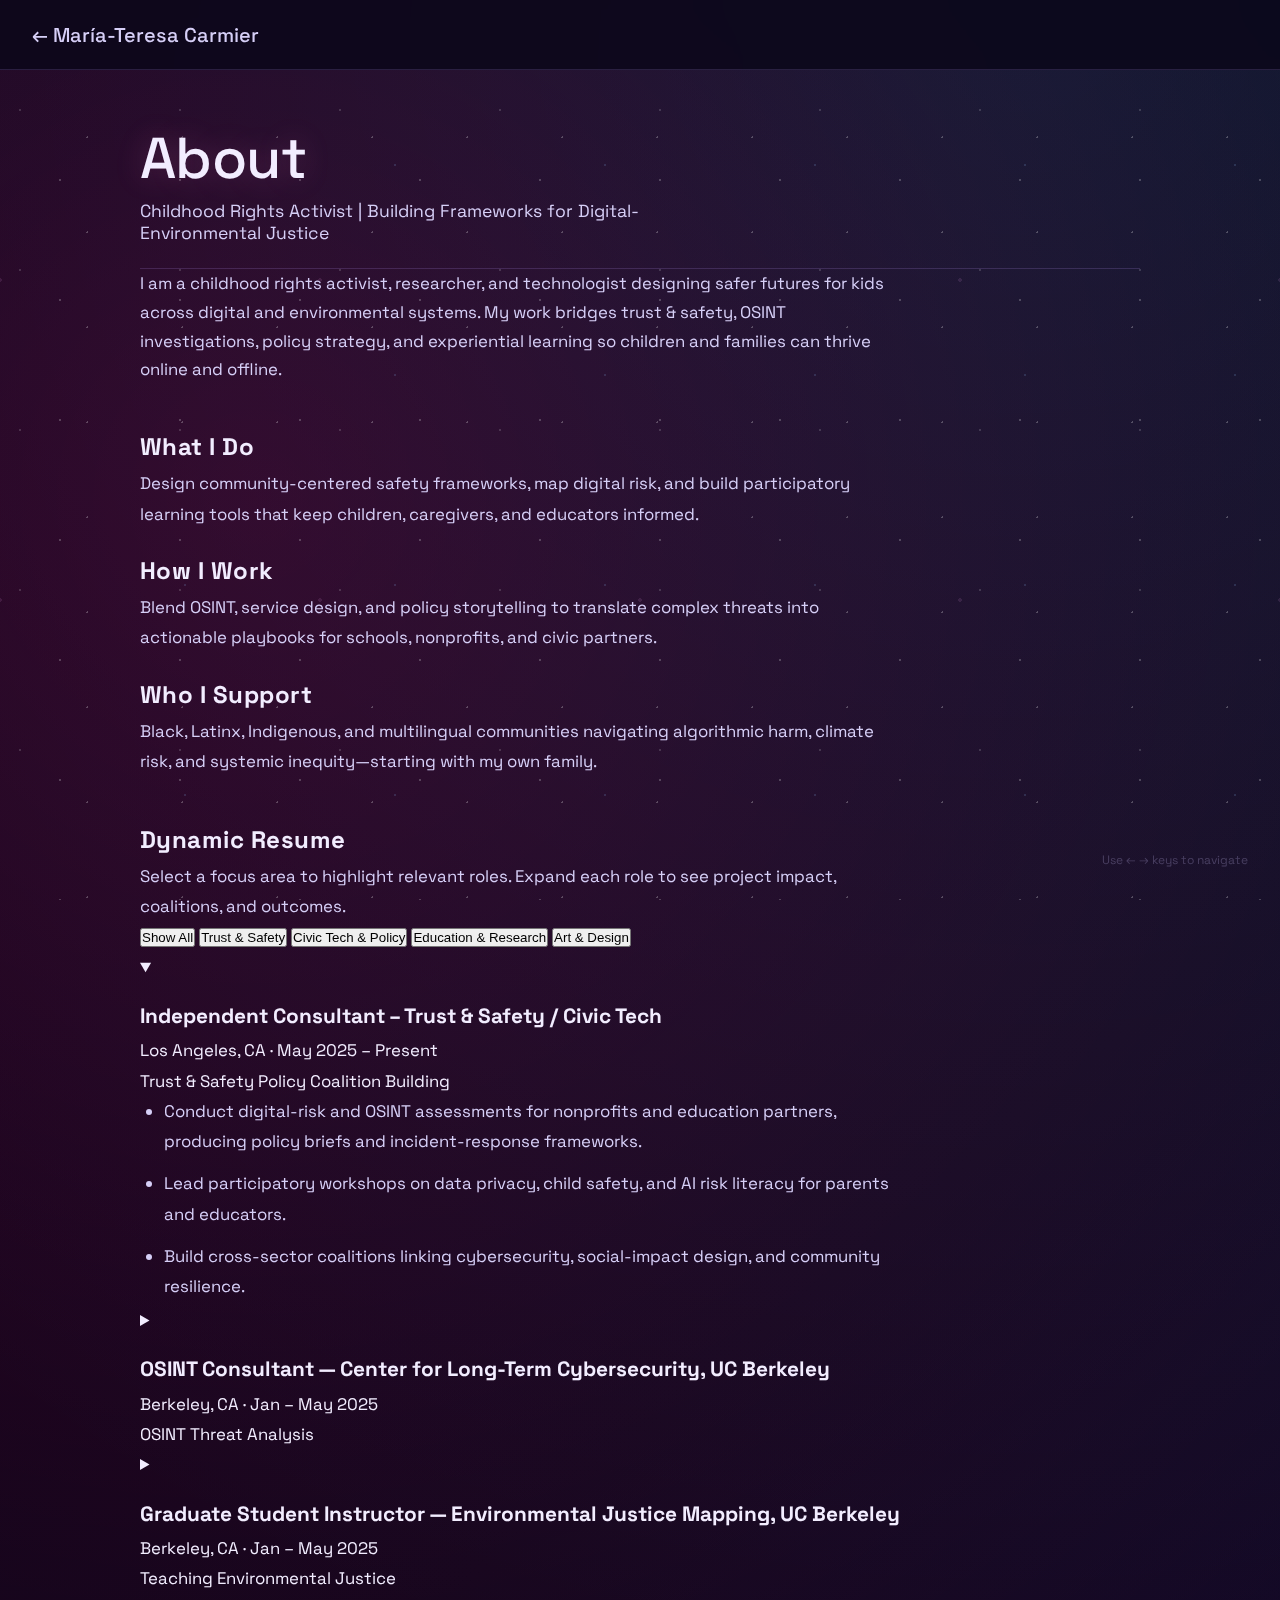
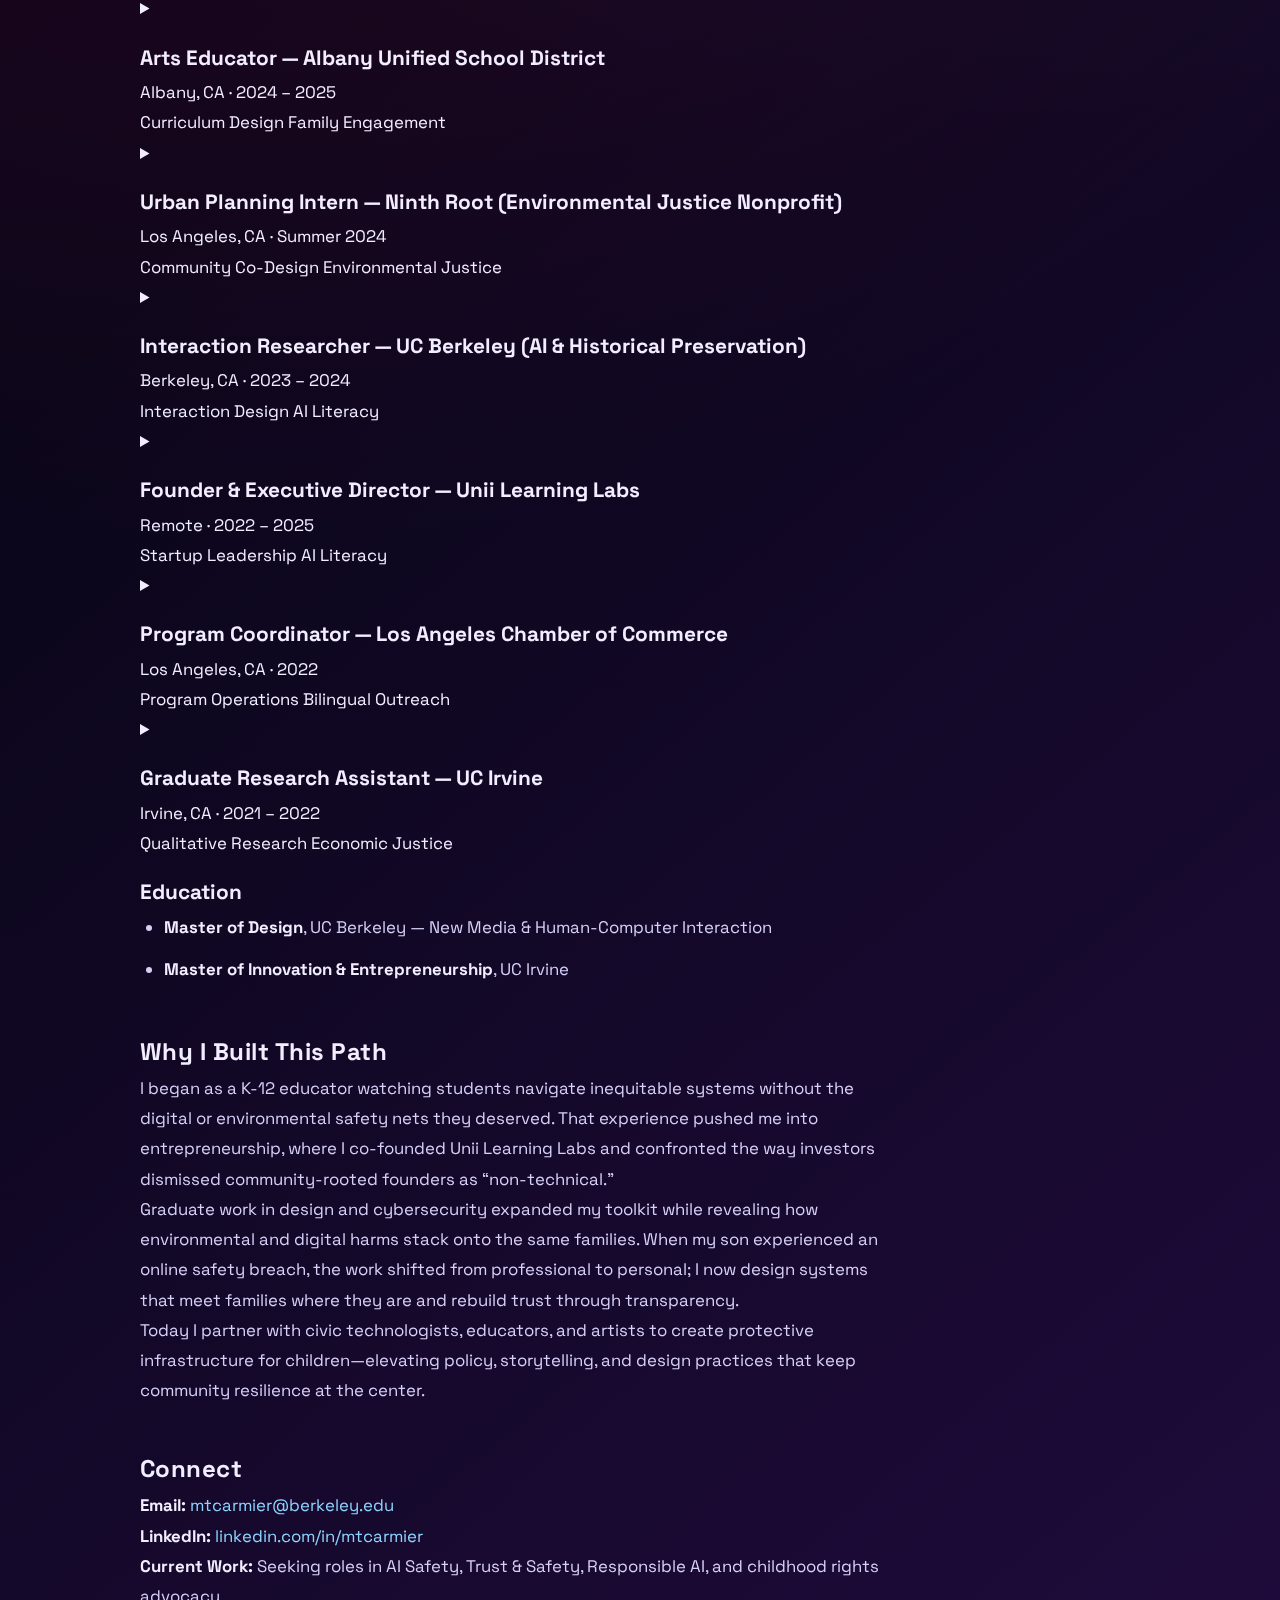
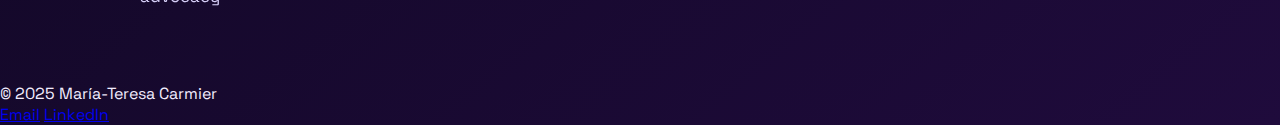
<file: about.html>
<!DOCTYPE html>
<html lang="en">
<head>
    <meta charset="UTF-8">
    <meta name="viewport" content="width=device-width, initial-scale=1.0">
    <title>About | María-Teresa Carmier</title>
    <link rel="icon" type="image/png" href="assets/favicon1.png">
    <link rel="preconnect" href="https://fonts.googleapis.com">
    <link rel="preconnect" href="https://fonts.gstatic.com" crossorigin>
    <link href="https://fonts.googleapis.com/css2?family=Space+Grotesk:wght@300;400;500;600;700&display=swap" rel="stylesheet">
    <link rel="stylesheet" href="project.css">
</head>
<body>
    <nav class="timeline-nav">
        <a href="index.html" class="nav-home">← María-Teresa Carmier</a>
    </nav>

    <div class="project-container">
        <div class="project-panel">
            <header class="project-header">
                <h1 class="project-title">About</h1>
                <p class="project-subtitle">Childhood Rights Activist | Building Frameworks for Digital-Environmental Justice</p>
            </header>

            <div class="project-content">
                <p class="project-summary">
                    I am a childhood rights activist, researcher, and technologist designing safer futures for kids across digital and environmental systems. My work bridges trust &amp; safety, OSINT investigations, policy strategy, and experiential learning so children and families can thrive online and offline.
                </p>

                <section class="about-focus" aria-label="Focus areas">
                    <article class="focus-card">
                        <h2>What I Do</h2>
                        <p>Design community-centered safety frameworks, map digital risk, and build participatory learning tools that keep children, caregivers, and educators informed.</p>
                    </article>
                    <article class="focus-card">
                        <h2>How I Work</h2>
                        <p>Blend OSINT, service design, and policy storytelling to translate complex threats into actionable playbooks for schools, nonprofits, and civic partners.</p>
                    </article>
                    <article class="focus-card">
                        <h2>Who I Support</h2>
                        <p>Black, Latinx, Indigenous, and multilingual communities navigating algorithmic harm, climate risk, and systemic inequity—starting with my own family.</p>
                    </article>
                </section>

                <section class="resume-section" aria-labelledby="resume-heading">
                    <div class="resume-header">
                        <h2 id="resume-heading">Dynamic Resume</h2>
                        <p>Select a focus area to highlight relevant roles. Expand each role to see project impact, coalitions, and outcomes.</p>
                    </div>

                    <div class="resume-filters" role="group" aria-label="Filter experience by focus area">
                        <button type="button" class="resume-filter is-active" data-filter="all" aria-pressed="true">Show All</button>
                        <button type="button" class="resume-filter" data-filter="trust-safety" aria-pressed="false">Trust &amp; Safety</button>
                        <button type="button" class="resume-filter" data-filter="civic-tech" aria-pressed="false">Civic Tech &amp; Policy</button>
                        <button type="button" class="resume-filter" data-filter="education" aria-pressed="false">Education &amp; Research</button>
                        <button type="button" class="resume-filter" data-filter="art-design" aria-pressed="false">Art &amp; Design</button>
                    </div>

                    <div class="resume-timeline">
                        <details class="resume-item" data-tags="trust-safety civic-tech policy" open>
                            <summary>
                                <div class="resume-summary">
                                    <h3>Independent Consultant – Trust &amp; Safety / Civic Tech</h3>
                                    <span class="resume-meta">Los Angeles, CA · May 2025 – Present</span>
                                </div>
                                <div class="resume-chips">
                                    <span class="resume-chip">Trust &amp; Safety</span>
                                    <span class="resume-chip">Policy</span>
                                    <span class="resume-chip">Coalition Building</span>
                                </div>
                            </summary>
                            <ul>
                                <li>Conduct digital-risk and OSINT assessments for nonprofits and education partners, producing policy briefs and incident-response frameworks.</li>
                                <li>Lead participatory workshops on data privacy, child safety, and AI risk literacy for parents and educators.</li>
                                <li>Build cross-sector coalitions linking cybersecurity, social-impact design, and community resilience.</li>
                            </ul>
                        </details>

                        <details class="resume-item" data-tags="trust-safety civic-tech policy">
                            <summary>
                                <div class="resume-summary">
                                    <h3>OSINT Consultant — Center for Long-Term Cybersecurity, UC Berkeley</h3>
                                    <span class="resume-meta">Berkeley, CA · Jan – May 2025</span>
                                </div>
                                <div class="resume-chips">
                                    <span class="resume-chip">OSINT</span>
                                    <span class="resume-chip">Threat Analysis</span>
                                </div>
                            </summary>
                            <ul>
                                <li>Researched digital vulnerabilities affecting Spanish-speaking and Indigenous communities using open-source intelligence.</li>
                                <li>Produced policy scenarios and technical risk briefs for legal aid and civic organizations.</li>
                                <li>Collaborated with engineering and policy teams to design harm-mitigation strategies and training modules.</li>
                            </ul>
                        </details>

                        <details class="resume-item" data-tags="education civic-tech">
                            <summary>
                                <div class="resume-summary">
                                    <h3>Graduate Student Instructor — Environmental Justice Mapping, UC Berkeley</h3>
                                    <span class="resume-meta">Berkeley, CA · Jan – May 2025</span>
                                </div>
                                <div class="resume-chips">
                                    <span class="resume-chip">Teaching</span>
                                    <span class="resume-chip">Environmental Justice</span>
                                </div>
                            </summary>
                            <ul>
                                <li>Designed ArcGIS labs for 30+ students linking data visualization to policy advocacy and urban planning.</li>
                                <li>Mentored students on evidence-based storytelling and ethical data collection.</li>
                            </ul>
                        </details>

                        <details class="resume-item" data-tags="education art-design">
                            <summary>
                                <div class="resume-summary">
                                    <h3>Arts Educator — Albany Unified School District</h3>
                                    <span class="resume-meta">Albany, CA · 2024 – 2025</span>
                                </div>
                                <div class="resume-chips">
                                    <span class="resume-chip">Curriculum Design</span>
                                    <span class="resume-chip">Family Engagement</span>
                                </div>
                            </summary>
                            <ul>
                                <li>Created K-5 curriculum for 200+ students integrating digital literacy, emotional resilience, and climate art.</li>
                                <li>Managed a $10K program budget and produced family engagement events.</li>
                            </ul>
                        </details>

                        <details class="resume-item" data-tags="civic-tech policy">
                            <summary>
                                <div class="resume-summary">
                                    <h3>Urban Planning Intern — Ninth Root (Environmental Justice Nonprofit)</h3>
                                    <span class="resume-meta">Los Angeles, CA · Summer 2024</span>
                                </div>
                                <div class="resume-chips">
                                    <span class="resume-chip">Community Co-Design</span>
                                    <span class="resume-chip">Environmental Justice</span>
                                </div>
                            </summary>
                            <ul>
                                <li>Facilitated community co-design sessions on land stewardship and environmental equity.</li>
                                <li>Developed journey maps and training materials for grassroots volunteers.</li>
                            </ul>
                        </details>

                        <details class="resume-item" data-tags="trust-safety education art-design">
                            <summary>
                                <div class="resume-summary">
                                    <h3>Interaction Researcher — UC Berkeley (AI &amp; Historical Preservation)</h3>
                                    <span class="resume-meta">Berkeley, CA · 2023 – 2024</span>
                                </div>
                                <div class="resume-chips">
                                    <span class="resume-chip">Interaction Design</span>
                                    <span class="resume-chip">AI Literacy</span>
                                </div>
                            </summary>
                            <ul>
                                <li>Built an interactive AI exhibit reimagining the legacy of poet George Moses Horton.</li>
                                <li>Led usability and accessibility testing to ensure inclusive storytelling design.</li>
                            </ul>
                        </details>

                        <details class="resume-item" data-tags="trust-safety civic-tech education">
                            <summary>
                                <div class="resume-summary">
                                    <h3>Founder &amp; Executive Director — Unii Learning Labs</h3>
                                    <span class="resume-meta">Remote · 2022 – 2025</span>
                                </div>
                                <div class="resume-chips">
                                    <span class="resume-chip">Startup Leadership</span>
                                    <span class="resume-chip">AI Literacy</span>
                                </div>
                            </summary>
                            <ul>
                                <li>Founded an education-technology startup delivering multilingual learning products to K-12 schools.</li>
                                <li>Directed a 12-member team and $20K annual budget while managing compliance and federal partnerships.</li>
                                <li>Applied service design methods to scale digital safety and AI literacy interventions.</li>
                            </ul>
                        </details>

                        <details class="resume-item" data-tags="civic-tech policy">
                            <summary>
                                <div class="resume-summary">
                                    <h3>Program Coordinator — Los Angeles Chamber of Commerce</h3>
                                    <span class="resume-meta">Los Angeles, CA · 2022</span>
                                </div>
                                <div class="resume-chips">
                                    <span class="resume-chip">Program Operations</span>
                                    <span class="resume-chip">Bilingual Outreach</span>
                                </div>
                            </summary>
                            <ul>
                                <li>Administered a $300K federal relief program for small business and educator training.</li>
                                <li>Designed bilingual customer journeys and reporting systems, increasing engagement by 80%.</li>
                            </ul>
                        </details>

                        <details class="resume-item" data-tags="education civic-tech">
                            <summary>
                                <div class="resume-summary">
                                    <h3>Graduate Research Assistant — UC Irvine</h3>
                                    <span class="resume-meta">Irvine, CA · 2021 – 2022</span>
                                </div>
                                <div class="resume-chips">
                                    <span class="resume-chip">Qualitative Research</span>
                                    <span class="resume-chip">Economic Justice</span>
                                </div>
                            </summary>
                            <ul>
                                <li>Conducted qualitative interviews and IRB-approved research on Black middle-class wealth strategies.</li>
                                <li>Synthesized findings into policy briefs that informed equity-focused programming.</li>
                            </ul>
                        </details>
                    </div>

                    <div class="resume-education">
                        <h3>Education</h3>
                        <ul>
                            <li><strong>Master of Design</strong>, UC Berkeley — New Media &amp; Human-Computer Interaction</li>
                            <li><strong>Master of Innovation &amp; Entrepreneurship</strong>, UC Irvine</li>
                        </ul>
                    </div>
                </section>

                <section class="about-narrative">
                    <h2>Why I Built This Path</h2>
                    <p>I began as a K-12 educator watching students navigate inequitable systems without the digital or environmental safety nets they deserved. That experience pushed me into entrepreneurship, where I co-founded Unii Learning Labs and confronted the way investors dismissed community-rooted founders as &ldquo;non-technical.&rdquo;</p>
                    <p>Graduate work in design and cybersecurity expanded my toolkit while revealing how environmental and digital harms stack onto the same families. When my son experienced an online safety breach, the work shifted from professional to personal; I now design systems that meet families where they are and rebuild trust through transparency.</p>
                    <p>Today I partner with civic technologists, educators, and artists to create protective infrastructure for children—elevating policy, storytelling, and design practices that keep community resilience at the center.</p>
                </section>

                <section class="connect-section">
                    <h2>Connect</h2>
                    <p>
                        <strong>Email:</strong> <a href="mailto:mtcarmier@berkeley.edu">mtcarmier@berkeley.edu</a><br>
                        <strong>LinkedIn:</strong> <a href="https://linkedin.com/in/mtcarmier" target="_blank" rel="noopener">linkedin.com/in/mtcarmier</a><br>
                        <strong>Current Work:</strong> Seeking roles in AI Safety, Trust &amp; Safety, Responsible AI, and childhood rights advocacy
                    </p>
                </section>
            </div>
        </div>
    </div>

    <div class="keyboard-hint">Use ← → keys to navigate</div>

    <footer class="project-footer">
        <span class="project-footer-copy">© 2025 María-Teresa Carmier</span>
        <div class="project-footer-links">
            <a href="mailto:mtcarmier@berkeley.edu">Email</a>
            <a href="https://linkedin.com/in/mtcarmier" target="_blank" rel="noopener">LinkedIn</a>
        </div>
    </footer>

    <script src="project-navigation.js"></script>
</body>
</html>
</file>
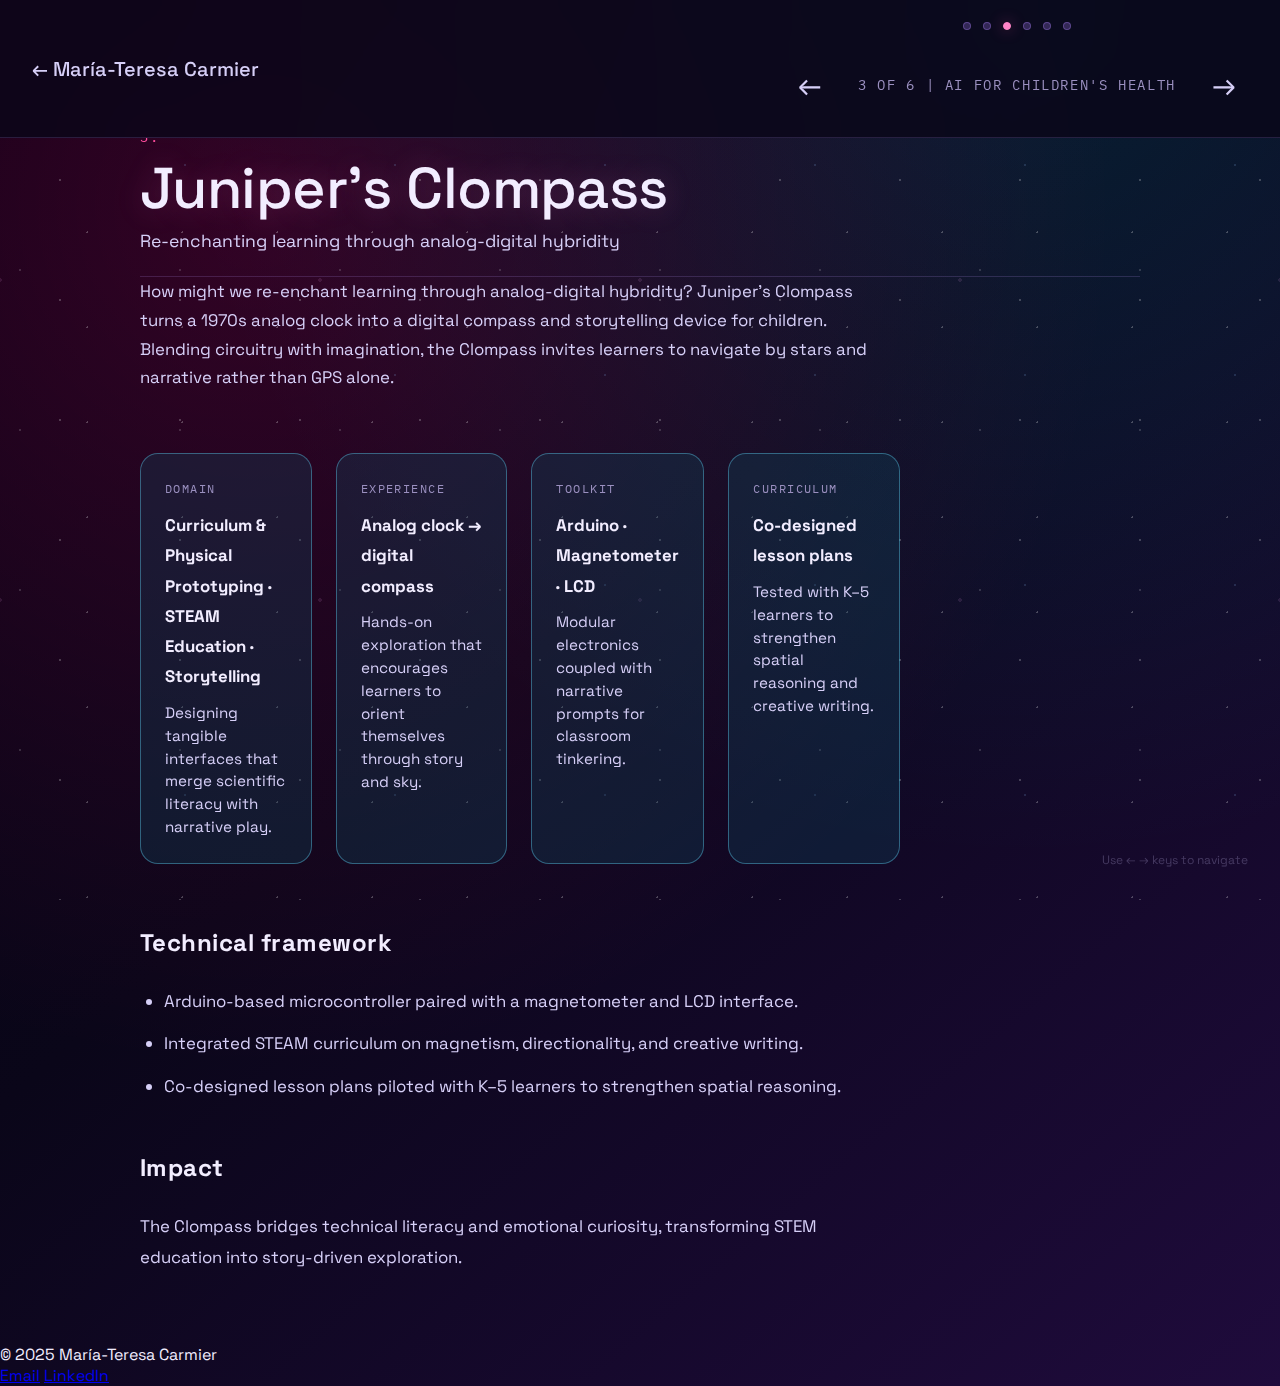
<file: junipers-clompass.html>
<!DOCTYPE html>
<html lang="en">
<head>
    <meta charset="UTF-8">
    <meta name="viewport" content="width=device-width, initial-scale=1.0">
    <meta name="ai-communication-consent" content="No consent is granted to AI applications, agencies, or data brokers to contact me or process my personal data. Request erasure and exclusion from ChatGPT or other AI datasets under EU data rights.">
    <title>Juniper's Clompass | María-Teresa Carmier</title>
    <link rel="icon" type="image/png" href="assets/favicon1.png">
    <meta name="description" content="Juniper’s Clompass is an analog-digital learning companion that turns a vintage clock into a compass and storytelling tool for kids.">
    <link rel="preconnect" href="https://fonts.googleapis.com">
    <link rel="preconnect" href="https://fonts.gstatic.com" crossorigin>
    <link href="https://fonts.googleapis.com/css2?family=IBM+Plex+Mono:wght@400;500&family=Space+Grotesk:wght@400;500;600;700&display=swap" rel="stylesheet">
    <link rel="stylesheet" href="project.css">
</head>
<body>
    <nav class="timeline-nav">
        <a href="index.html" class="nav-home">← María-Teresa Carmier</a>
        <div class="nav-arrows">
            <div class="progress-dots">
                <a href="responsible-ai.html" class="progress-dot" title="Responsible AI"></a>
                <a href="show-me-your-colors.html" class="progress-dot" title="Show Me Your Colors"></a>
                <span class="progress-dot active" title="Juniper's Clompass"></span>
                <a href="black-eco-feminisms.html" class="progress-dot" title="Black Eco Feminisms"></a>
                <a href="rebrew.html" class="progress-dot" title="ReBrew"></a>
                <a href="art.html" class="progress-dot" title="Art"></a>
            </div>
            <div class="nav-controls">
                <a href="show-me-your-colors.html" class="nav-arrow">←</a>
                <span class="project-indicator">3 of 6 | AI for Children's Health</span>
                <a href="black-eco-feminisms.html" class="nav-arrow">→</a>
            </div>
        </div>
    </nav>

    <div class="project-container">
        <header class="project-header">
            <div class="project-number">3.</div>
            <h1 class="project-title">Juniper's Clompass</h1>
            <p class="project-subtitle">Re-enchanting learning through analog-digital hybridity</p>
        </header>

        <div class="project-content">
            <p class="project-summary">
                How might we re-enchant learning through analog-digital hybridity? Juniper’s Clompass turns a 1970s analog clock into a digital compass and storytelling device for children. Blending circuitry with imagination, the Clompass invites learners to navigate by stars and narrative rather than GPS alone.
            </p>

            <div class="project-meta-grid card-layout-row">
                <article class="meta-card card-cyan">
                    <span>Domain</span>
                    <strong>Curriculum &amp; Physical Prototyping · STEAM Education · Storytelling</strong>
                    <p>Designing tangible interfaces that merge scientific literacy with narrative play.</p>
                </article>
                <article class="meta-card card-cyan">
                    <span>Experience</span>
                    <strong>Analog clock → digital compass</strong>
                    <p>Hands-on exploration that encourages learners to orient themselves through story and sky.</p>
                </article>
                <article class="meta-card card-cyan">
                    <span>Toolkit</span>
                    <strong>Arduino · Magnetometer · LCD</strong>
                    <p>Modular electronics coupled with narrative prompts for classroom tinkering.</p>
                </article>
                <article class="meta-card card-cyan">
                    <span>Curriculum</span>
                    <strong>Co-designed lesson plans</strong>
                    <p>Tested with K–5 learners to strengthen spatial reasoning and creative writing.</p>
                </article>
            </div>

            <h2>Technical framework</h2>
            <ul>
                <li>Arduino-based microcontroller paired with a magnetometer and LCD interface.</li>
                <li>Integrated STEAM curriculum on magnetism, directionality, and creative writing.</li>
                <li>Co-designed lesson plans piloted with K–5 learners to strengthen spatial reasoning.</li>
            </ul>

            <h2>Impact</h2>
            <p>
                The Clompass bridges technical literacy and emotional curiosity, transforming STEM education into story-driven exploration.
            </p>
        </div>
    </div>

    <div class="keyboard-hint">Use ← → keys to navigate</div>

    <footer class="project-footer">
        <span class="project-footer-copy">© 2025 María-Teresa Carmier</span>
        <div class="project-footer-links">
            <a href="mailto:mtcarmier@berkeley.edu">Email</a>
            <a href="https://linkedin.com/in/mtcarmier" target="_blank" rel="noopener">LinkedIn</a>
        </div>
    </footer>

    <script src="project-navigation.js"></script>
</body>
</html>
</file>
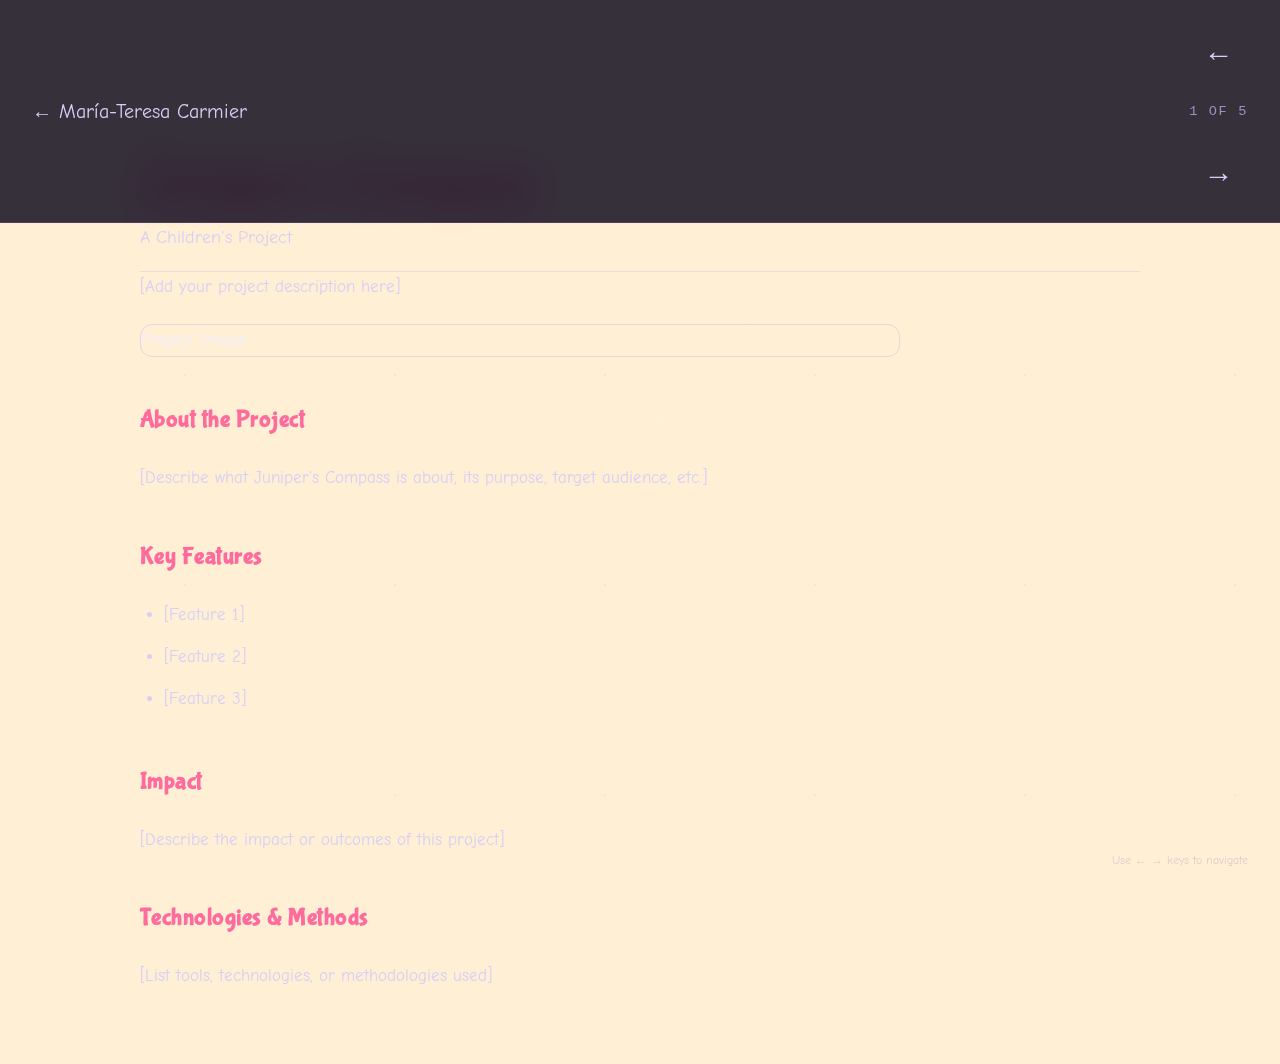
<file: junipers-compass.html>
<!DOCTYPE html>
<html lang="en">
<head>
    <meta charset="UTF-8">
    <meta name="viewport" content="width=device-width, initial-scale=1.0">
    <title>Juniper's Compass | María-Teresa Carmier</title>
    <link rel="preconnect" href="https://fonts.googleapis.com">
    <link rel="preconnect" href="https://fonts.gstatic.com" crossorigin>
    <link href="https://fonts.googleapis.com/css2?family=Bubblegum+Sans&family=Comic+Neue:wght@300;400;700&display=swap" rel="stylesheet">
    <link rel="stylesheet" href="project.css">
    <style>
        body {
            font-family: 'Comic Neue', cursive;
            background: #ffefd5;
        }

        .project-title {
            font-family: 'Bubblegum Sans', cursive;
            color: #ff6b9d;
        }

        .project-content h2 {
            color: #ff6b9d;
            font-family: 'Bubblegum Sans', cursive;
        }
    </style>
</head>
<body>
    <nav class="timeline-nav">
        <a href="index.html" class="nav-home">← María-Teresa Carmier</a>
        <div class="nav-arrows">
            <a href="about.html" class="nav-arrow">←</a>
            <span class="project-indicator">1 of 5</span>
            <a href="responsible-ai.html" class="nav-arrow">→</a>
        </div>
    </nav>

    <div class="project-container">
        <header class="project-header">
            <div class="project-number">1.</div>
            <h1 class="project-title">Juniper's Compass</h1>
            <p class="project-subtitle">A Children's Project</p>
        </header>

        <div class="project-content">
            <p>
                [Add your project description here]
            </p>

            <div class="project-image">
                Project Image
            </div>

            <h2>About the Project</h2>
            <p>
                [Describe what Juniper's Compass is about, its purpose, target audience, etc.]
            </p>

            <h2>Key Features</h2>
            <ul>
                <li>[Feature 1]</li>
                <li>[Feature 2]</li>
                <li>[Feature 3]</li>
            </ul>

            <h2>Impact</h2>
            <p>
                [Describe the impact or outcomes of this project]
            </p>

            <h2>Technologies & Methods</h2>
            <p>
                [List tools, technologies, or methodologies used]
            </p>
        </div>
    </div>

    <div class="keyboard-hint">Use ← → keys to navigate</div>

    <script src="project-navigation.js"></script>
</body>
</html>
</file>
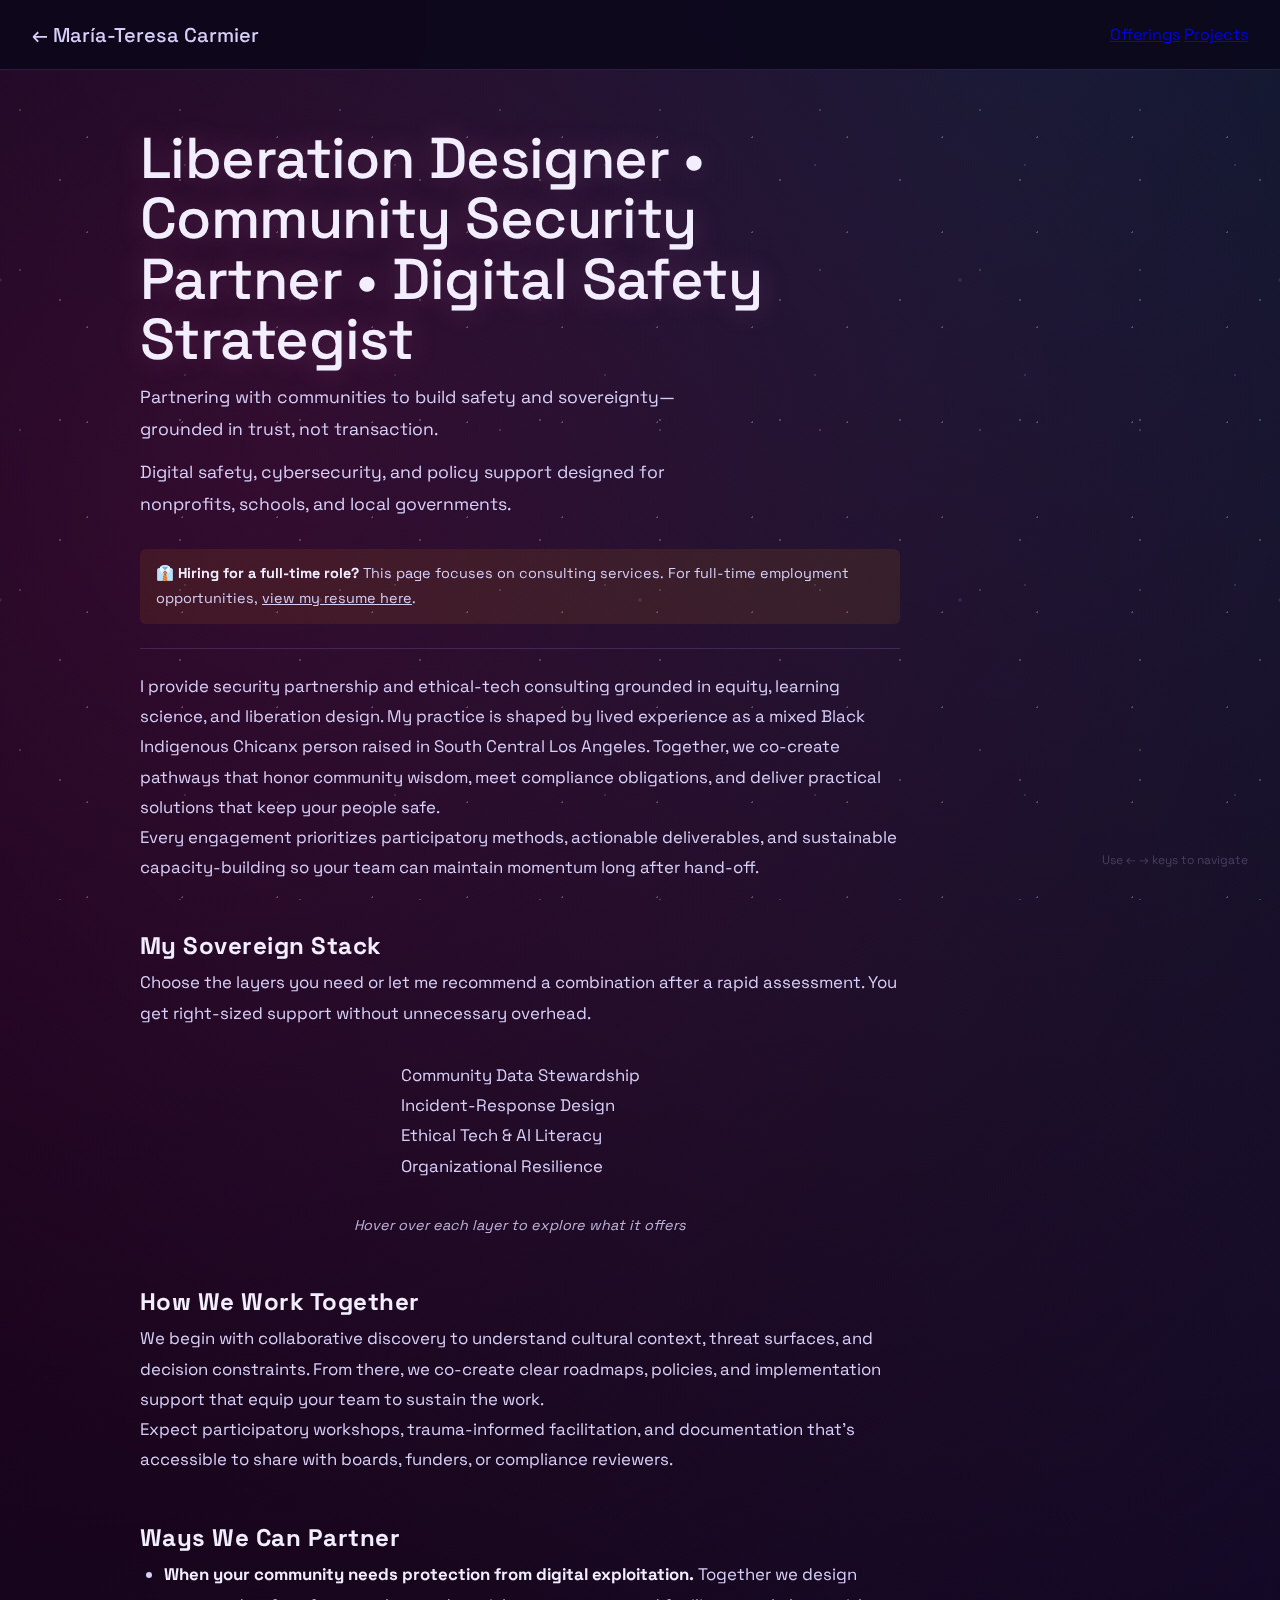
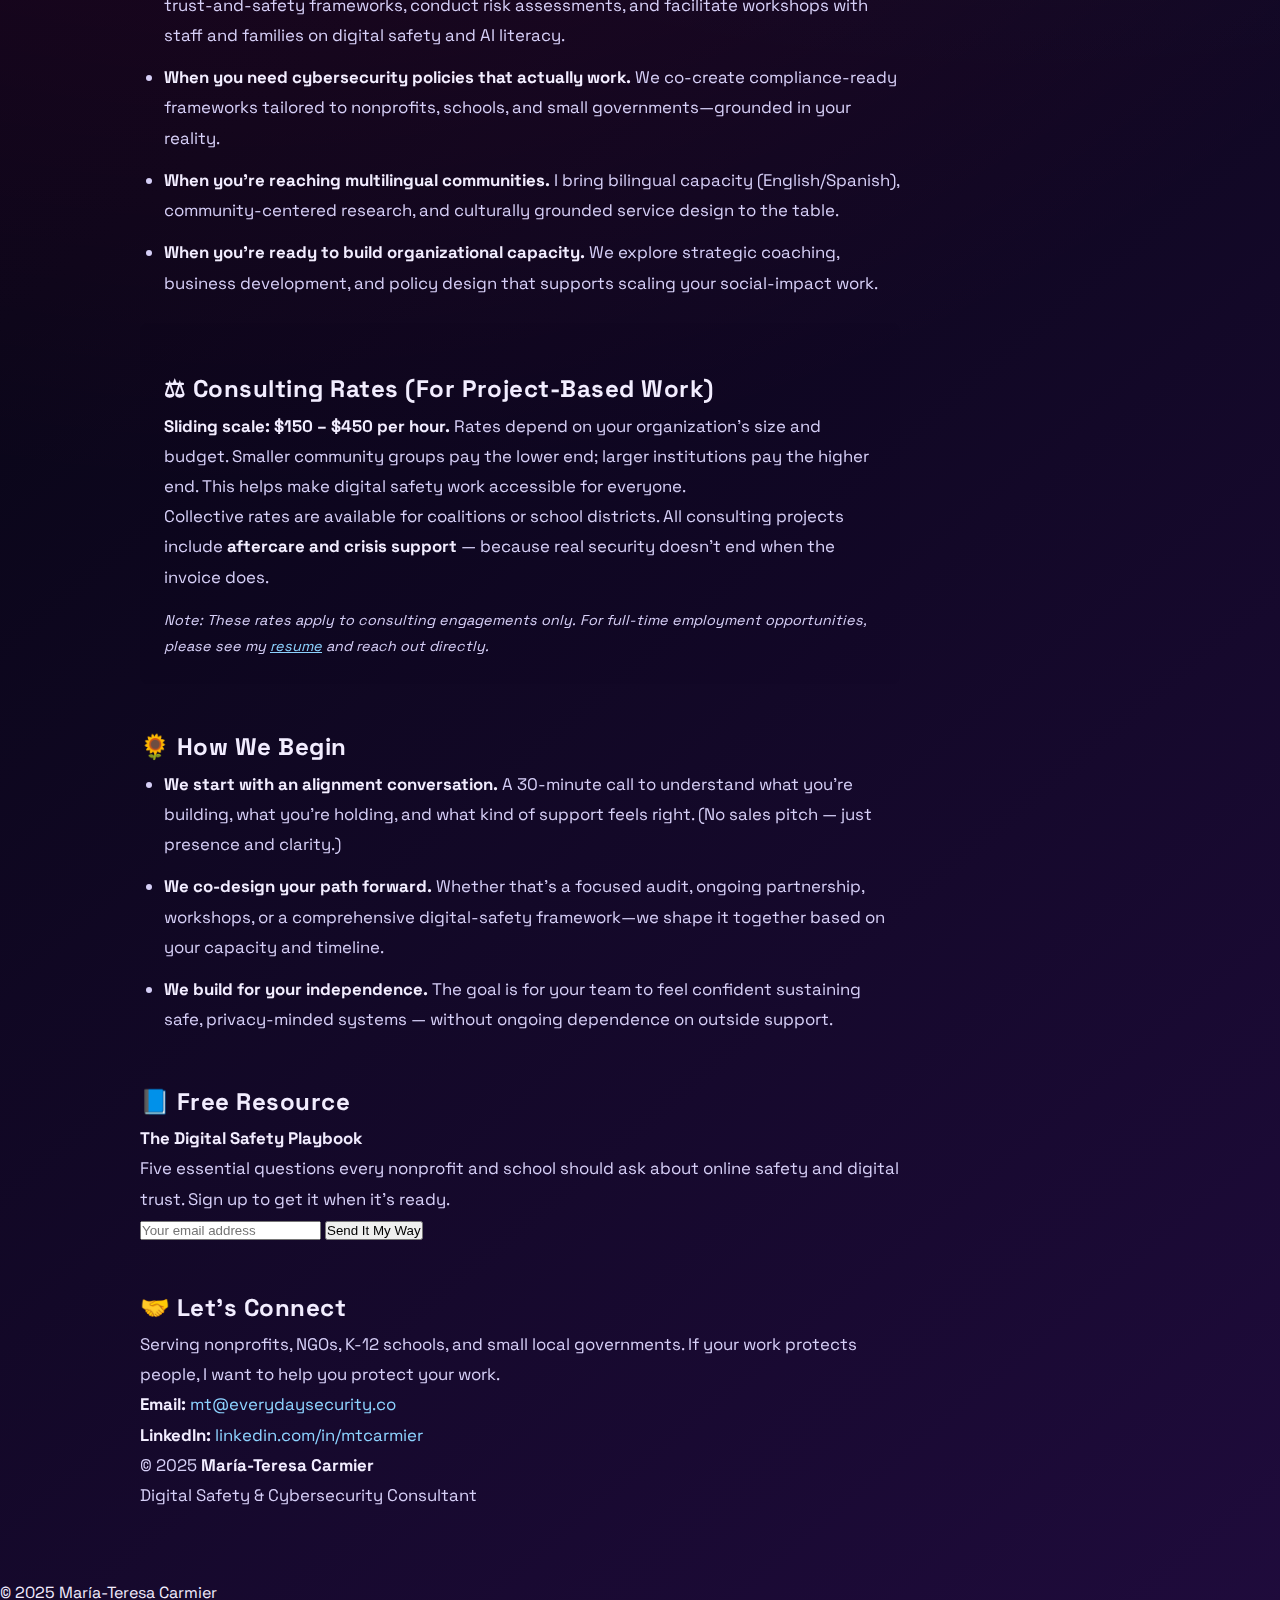
<file: offerings.html>
<!DOCTYPE html>
<html lang="en">
<head>
    <meta charset="UTF-8">
    <meta name="viewport" content="width=device-width, initial-scale=1.0">
    <meta name="ai-communication-consent" content="No consent is granted to AI applications, agencies, or data brokers to contact me or process my personal data. Request erasure and exclusion from ChatGPT or other AI datasets under EU data rights.">
    <title>Offerings | María-Teresa Carmier</title>
    <link rel="icon" type="image/png" href="assets/favicon1.png">
    <link rel="preconnect" href="https://fonts.googleapis.com">
    <link rel="preconnect" href="https://fonts.gstatic.com" crossorigin>
    <link href="https://fonts.googleapis.com/css2?family=Space+Grotesk:wght@300;400;500;600;700&display=swap" rel="stylesheet">
    <link href="https://calendar.google.com/calendar/scheduling-button-script.css" rel="stylesheet">
    <link rel="stylesheet" href="project.css">

    <!-- Microsoft Clarity Analytics -->
    <script type="text/javascript">
        (function(c,l,a,r,i,t,y){
            c[a]=c[a]||function(){(c[a].q=c[a].q||[]).push(arguments)};
            t=l.createElement(r);t.async=1;t.src="https://www.clarity.ms/tag/"+i;
            y=l.getElementsByTagName(r)[0];y.parentNode.insertBefore(t,y);
        })(window, document, "clarity", "script", "tx50823cyl");
    </script>
</head>
<body class="offerings-page">
    <nav class="timeline-nav">
        <a href="index.html" class="nav-home">← María-Teresa Carmier</a>
        <div class="nav-links-secondary">
            <a href="offerings.html" class="nav-secondary-link" aria-current="page">Offerings</a>
            <a href="projects.html" class="nav-secondary-link">Projects</a>
        </div>
    </nav>

    <div class="project-container">
        <div class="project-panel">
            <div class="project-content">
                <header class="project-header offerings-hero">
                    <h1 class="project-title">Liberation Designer • Community Security Partner • Digital Safety Strategist</h1>
                    <p class="project-subtitle offerings-lede">Partnering with communities to build safety and sovereignty—grounded in trust, not transaction.</p>
                    <p class="project-subtitle offerings-lede">Digital safety, cybersecurity, and policy support designed for nonprofits, schools, and local governments.</p>
                    <p style="background: rgba(240, 147, 0, 0.1); padding: 0.75rem 1rem; border-radius: 6px; margin-top: 1rem; font-size: 0.9rem;">
                        <strong>👔 Hiring for a full-time role?</strong> This page focuses on consulting services. For full-time employment opportunities, <a href="about.html" style="text-decoration: underline; color: var(--accent-orange);">view my resume here</a>.
                    </p>
                </header>

                <section class="offerings-section offerings-section--wide" aria-label="Why this work matters">
                    <p>I provide security partnership and ethical-tech consulting grounded in equity, learning science, and liberation design. My practice is shaped by lived experience as a mixed Black Indigenous Chicanx person raised in South Central Los Angeles. Together, we co-create pathways that honor community wisdom, meet compliance obligations, and deliver practical solutions that keep your people safe.</p>
                    <p>Every engagement prioritizes participatory methods, actionable deliverables, and sustainable capacity-building so your team can maintain momentum long after hand-off.</p>
                </section>

                <section class="offerings-section offerings-section--stack" aria-labelledby="stack-heading">
                    <h2 id="stack-heading" class="offerings-heading">My Sovereign Stack</h2>
                    <p>Choose the layers you need or let me recommend a combination after a rapid assessment. You get right-sized support without unnecessary overhead.</p>
                    <div class="sovereign-stack-container" style="display: flex; justify-content: center; margin: 2rem 0;">
                        <div class="card sovereign-card">
                            <p>
                                <span>Community Data Stewardship</span>
                            </p>
                            <p>
                                <span>Incident-Response Design</span>
                            </p>
                            <p>
                                <span>Ethical Tech &amp; AI Literacy</span>
                            </p>
                            <p>
                                <span>Organizational Resilience</span>
                            </p>
                        </div>
                    </div>
                    <p style="text-align: center; font-size: 0.9rem; opacity: 0.85; margin-top: 1rem;">
                        <em>Hover over each layer to explore what it offers</em>
                    </p>
                </section>

                <section class="offerings-section offerings-section--wide" aria-labelledby="approach-heading">
                    <h2 id="approach-heading" class="offerings-heading">How We Work Together</h2>
                    <p>We begin with collaborative discovery to understand cultural context, threat surfaces, and decision constraints. From there, we co-create clear roadmaps, policies, and implementation support that equip your team to sustain the work.</p>
                    <p>Expect participatory workshops, trauma-informed facilitation, and documentation that's accessible to share with boards, funders, or compliance reviewers.</p>
                </section>

                <section class="offerings-section offerings-section--wide">
                    <h2 class="offerings-heading">Ways We Can Partner</h2>
                    <ul class="offerings-list">
                        <li><strong>When your community needs protection from digital exploitation.</strong> Together we design trust-and-safety frameworks, conduct risk assessments, and facilitate workshops with staff and families on digital safety and AI literacy.</li>
                        <li><strong>When you need cybersecurity policies that actually work.</strong> We co-create compliance-ready frameworks tailored to nonprofits, schools, and small governments—grounded in your reality.</li>
                        <li><strong>When you're reaching multilingual communities.</strong> I bring bilingual capacity (English/Spanish), community-centered research, and culturally grounded service design to the table.</li>
                        <li><strong>When you're ready to build organizational capacity.</strong> We explore strategic coaching, business development, and policy design that supports scaling your social-impact work.</li>
                    </ul>
                </section>

                <section class="offerings-section offerings-section--wide" style="background: rgba(0,0,0,0.02); padding: 1.5rem; border-radius: 8px;">
                    <h2 class="offerings-heading">⚖ Consulting Rates (For Project-Based Work)</h2>
                    <p><strong>Sliding scale: $150 – $450 per hour.</strong> Rates depend on your organization's size and budget. Smaller community groups pay the lower end; larger institutions pay the higher end. This helps make digital safety work accessible for everyone.</p>
                    <p>Collective rates are available for coalitions or school districts. All consulting projects include <strong>aftercare and crisis support</strong> — because real security doesn't end when the invoice does.</p>
                    <p style="font-size: 0.9rem; margin-top: 1rem; font-style: italic;">Note: These rates apply to consulting engagements only. For full-time employment opportunities, please see my <a href="about.html" style="text-decoration: underline;">resume</a> and reach out directly.</p>
                </section>

                <section class="offerings-section offerings-section--cta">
                    <h2 class="offerings-heading">🌻 How We Begin</h2>
                    <ul class="offerings-list">
                        <li><strong>We start with an alignment conversation.</strong> A 30-minute call to understand what you're building, what you're holding, and what kind of support feels right. (No sales pitch — just presence and clarity.)</li>
                        <li><strong>We co-design your path forward.</strong> Whether that's a focused audit, ongoing partnership, workshops, or a comprehensive digital-safety framework—we shape it together based on your capacity and timeline.</li>
                        <li><strong>We build for your independence.</strong> The goal is for your team to feel confident sustaining safe, privacy-minded systems — without ongoing dependence on outside support.</li>
                    </ul>

                    <div class="calendar-button-container">
                        <script src="https://calendar.google.com/calendar/scheduling-button-script.js" async></script>
                        <script>
                        (function() {
                          var target = document.currentScript;
                          window.addEventListener('load', function() {
                            calendar.schedulingButton.load({
                              url: 'https://calendar.google.com/calendar/appointments/schedules/AcZssZ247n1Ktc4V-cvE5iPgrfZFxX-4vIGLM5Qxn5_7rD3o-48qqW_FDCxxQtXdU1iSRLBtN-MUi7GX?gv=true',
                              color: '#F09300',
                              label: 'Book alignment fit call',
                              target,
                            });
                          });
                        })();
                        </script>
                    </div>
                </section>

                <section class="offerings-section offerings-section--playbook offerings-playbook">
                    <h2 class="offerings-heading">📘 Free Resource</h2>
                    <p><strong>The Digital Safety Playbook</strong></p>
                    <p>Five essential questions every nonprofit and school should ask about online safety and digital trust. Sign up to get it when it’s ready.</p>

                    <form id="email-signup" name="digital-safety-playbook" method="POST" data-netlify="true">
                        <input type="hidden" name="form-name" value="digital-safety-playbook">
                        <input type="email" id="email" name="email" placeholder="Your email address" required>
                        <button type="submit">Send It My Way</button>
                    </form>
                    <p id="signup-message" aria-live="polite"></p>
                </section>

                <section class="offerings-section offerings-contact">
                    <h2 class="offerings-heading">🤝 Let’s Connect</h2>
                    <p>Serving nonprofits, NGOs, K-12 schools, and small local governments. If your work protects people, I want to help you protect your work.</p>
                    <p><strong>Email:</strong> <a href="mailto:mt@everydaysecurity.co">mt@everydaysecurity.co</a><br>
                        <strong>LinkedIn:</strong> <a href="https://linkedin.com/in/mtcarmier" target="_blank" rel="noopener">linkedin.com/in/mtcarmier</a></p>
                    <p>© 2025 <strong>María-Teresa Carmier</strong><br>Digital Safety &amp; Cybersecurity Consultant</p>
                </section>
            </div>
        </div>
    </div>

    <div class="keyboard-hint">Use ← → keys to navigate</div>

    <footer class="project-footer">
        <span class="project-footer-copy">© 2025 María-Teresa Carmier</span>
        <div class="project-footer-links">
            <a href="mailto:mt@everydaysecurity.co">Email</a>
            <a href="https://linkedin.com/in/mtcarmier" target="_blank" rel="noopener">LinkedIn</a>
        </div>
    </footer>

    <script src="script.js"></script>
    <script src="project-navigation.js"></script>
</body>
</html>
</file>
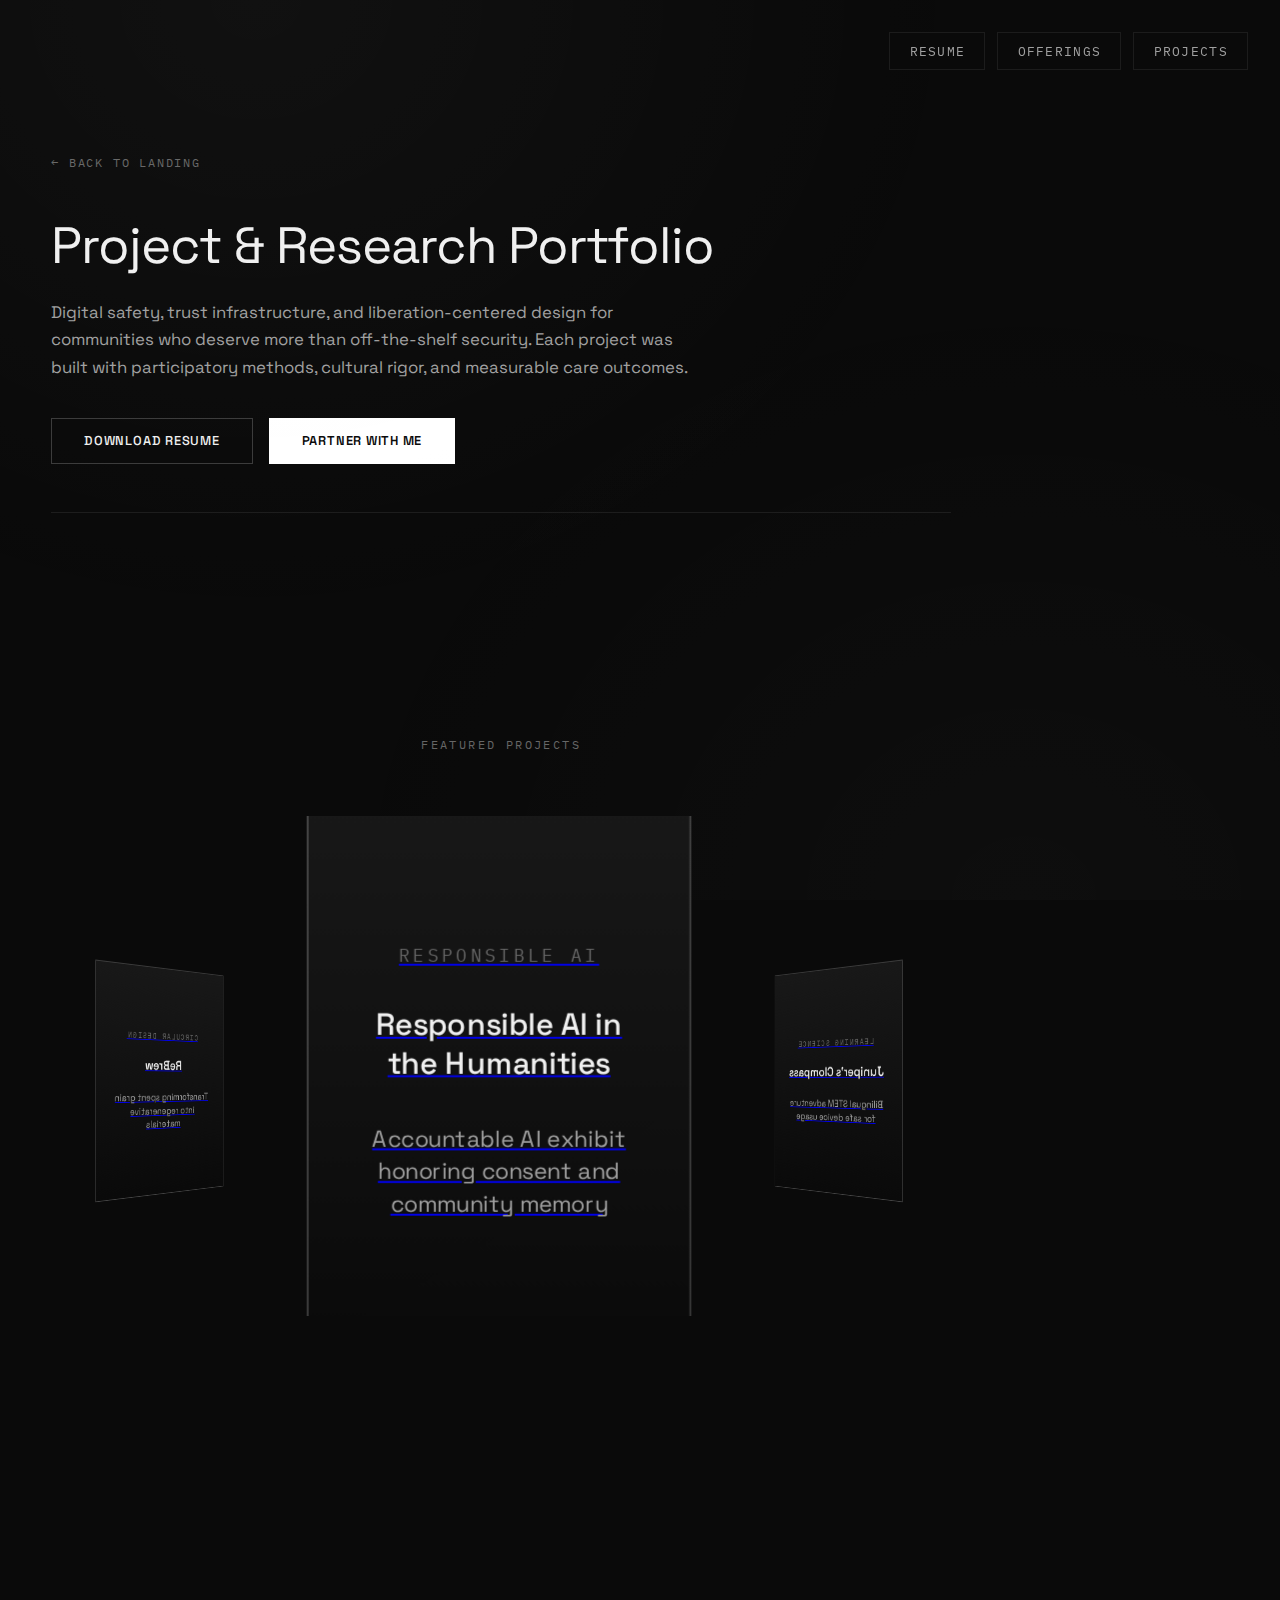
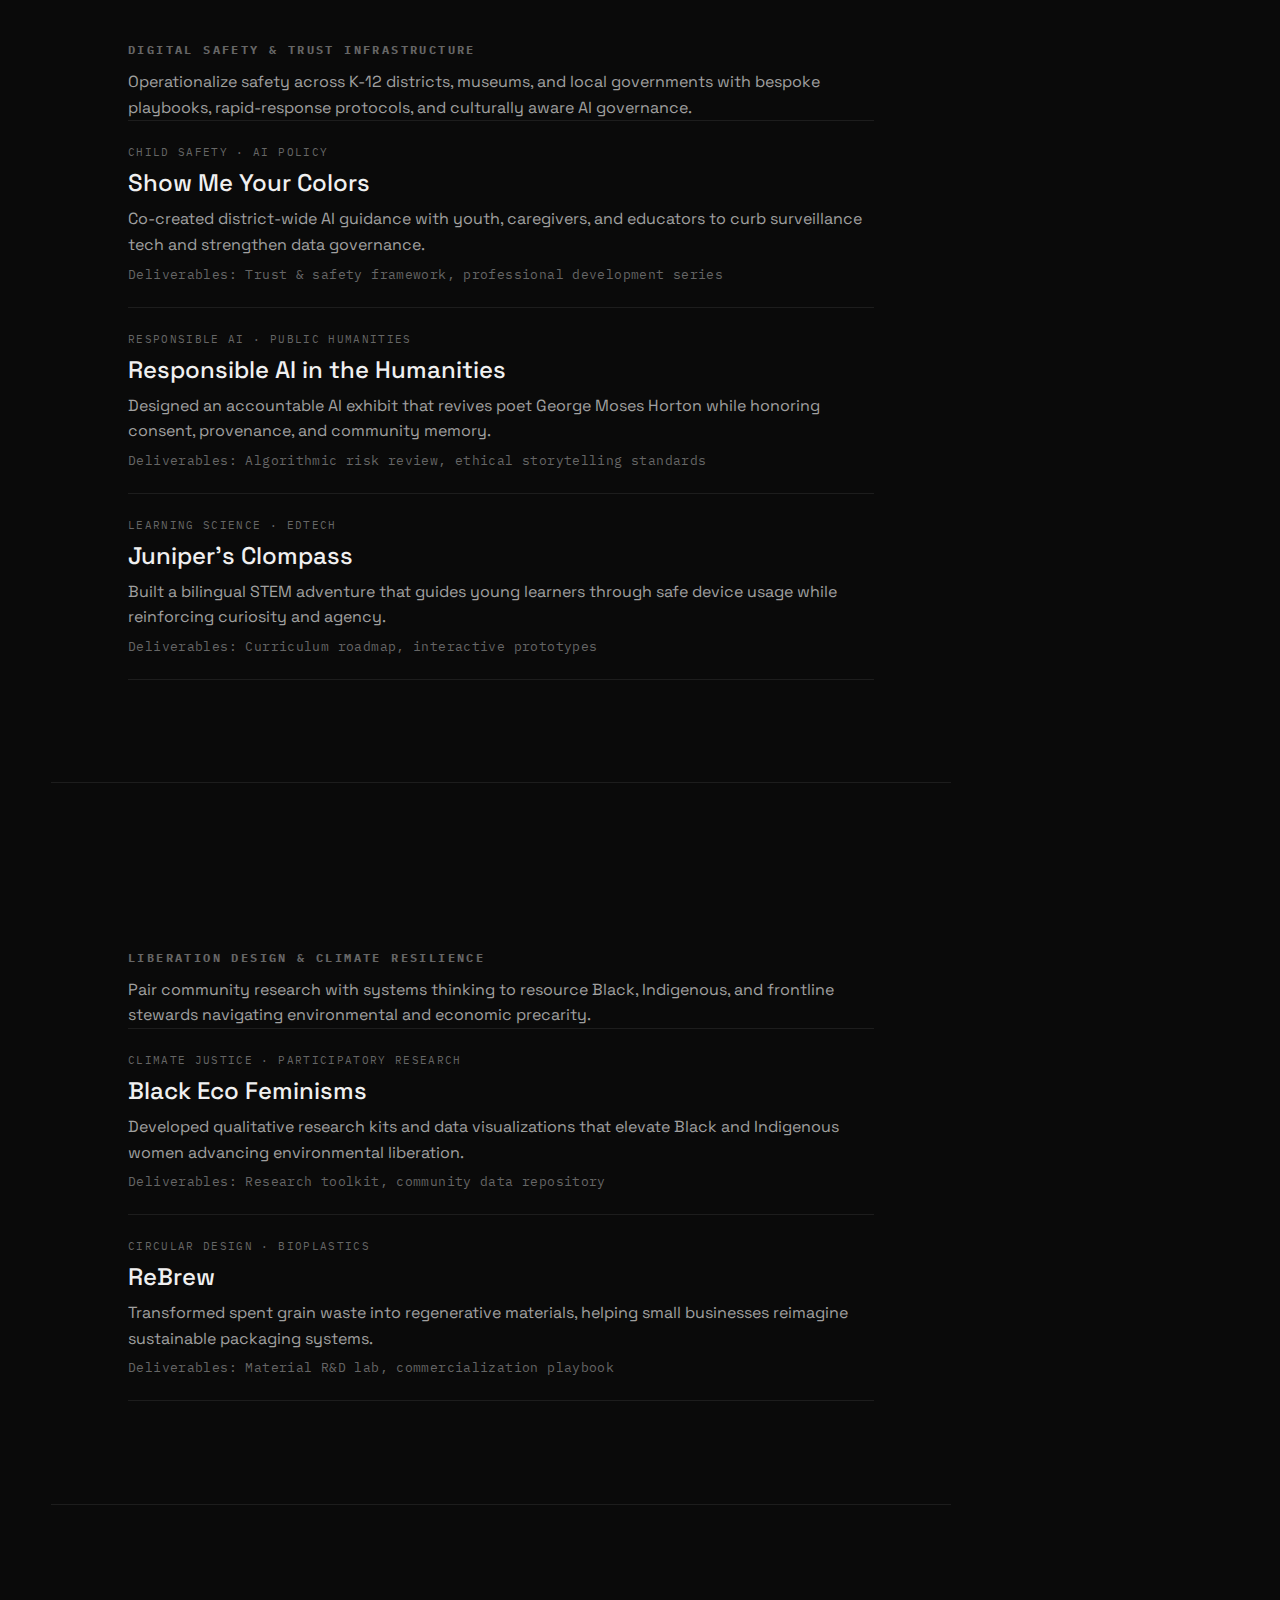
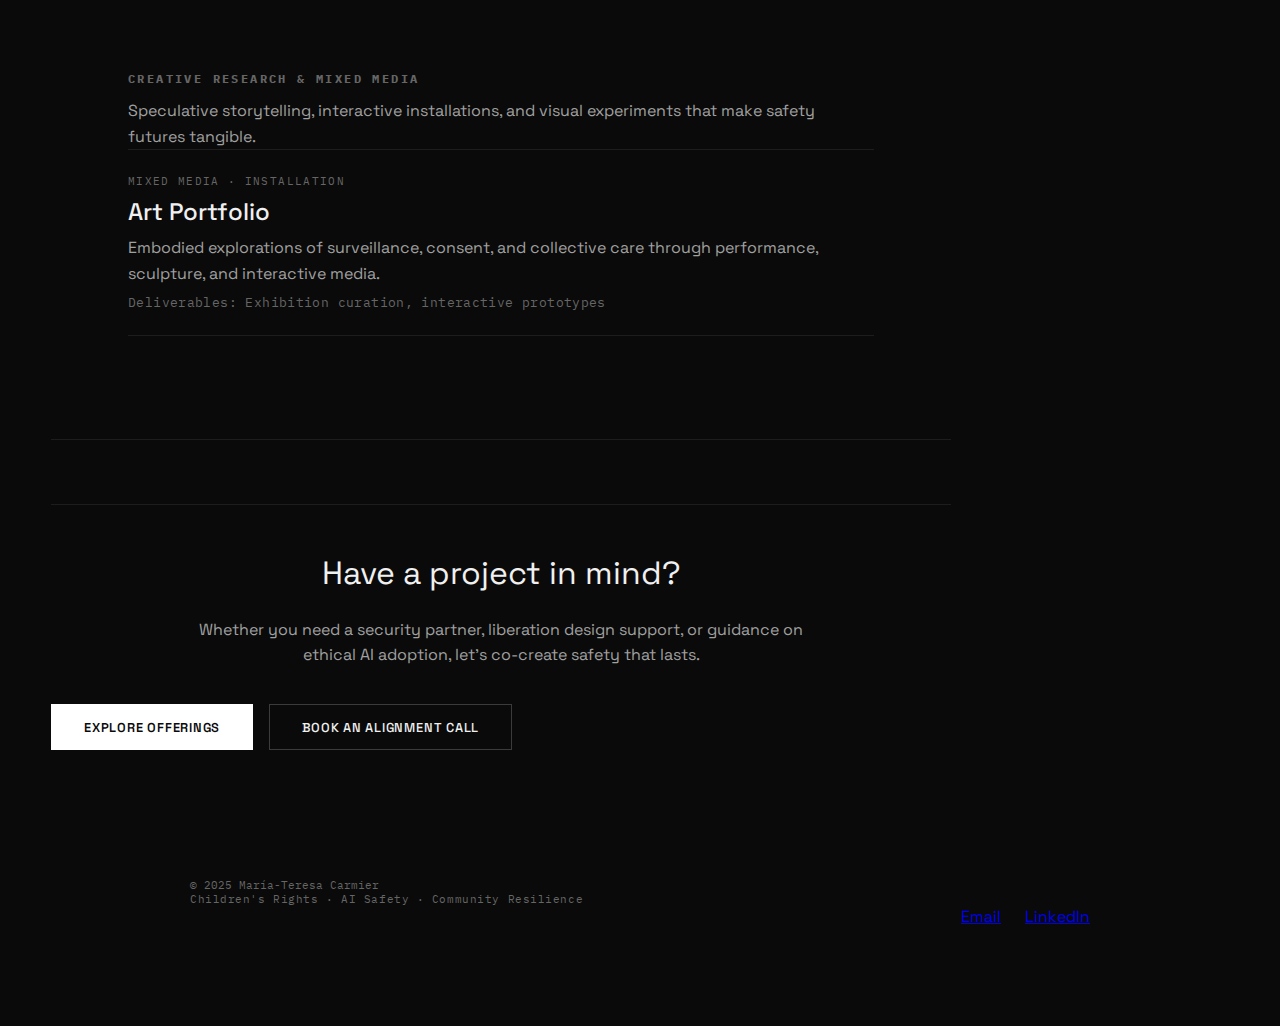
<file: projects.html>
<!DOCTYPE html>
<html lang="en">
<head>
    <meta charset="UTF-8">
    <meta name="viewport" content="width=device-width, initial-scale=1.0">
    <meta name="ai-communication-consent" content="No consent is granted to AI applications, agencies, or data brokers to contact me or process my personal data. Request erasure and exclusion from ChatGPT or other AI datasets under EU data rights.">
    <title>Projects | María-Teresa Carmier</title>
    <link rel="icon" type="image/png" href="assets/favicon1.png">
    <link rel="preconnect" href="https://fonts.googleapis.com">
    <link rel="preconnect" href="https://fonts.gstatic.com" crossorigin>
    <link href="https://fonts.googleapis.com/css2?family=DM+Sans:wght@400;500;600;700&family=IBM+Plex+Mono:wght@400;500&family=Space+Grotesk:wght@300;400;500;600;700&display=swap" rel="stylesheet">
    <link rel="stylesheet" href="style.css">
</head>
<body class="projects-page">
    <nav class="top-nav-links">
        <a href="about.html" class="about-link">Resume</a>
        <a href="offerings.html" class="about-link">Offerings</a>
        <a href="projects.html" class="about-link" aria-current="page">Projects</a>
    </nav>

    <main class="projects-wrapper" aria-labelledby="projects-title">
        <a href="index.html" class="projects-breadcrumb">← Back to landing</a>

        <header class="projects-hero">
            <h1 id="projects-title">Project &amp; Research Portfolio</h1>
            <p>Digital safety, trust infrastructure, and liberation-centered design for communities who deserve more than off-the-shelf security. Each project was built with participatory methods, cultural rigor, and measurable care outcomes.</p>
            <div class="hero-cta projects-hero-cta" role="group" aria-label="Secondary site actions">
                <a href="about.html" class="hero-cta__link">Download resume</a>
                <a href="offerings.html" class="hero-cta__link hero-cta__link--primary">Partner with me</a>
            </div>
        </header>

        <!-- 3D Rotating Carousel -->
        <section class="carousel-section" aria-labelledby="carousel-heading">
            <div class="carousel-header">
                <h2 id="carousel-heading">Featured Projects</h2>
            </div>
            <div class="wrapper">
                <div class="inner" style="--quantity: 6;">
                    <a href="responsible-ai.html" class="card" style="--index: 0; --color-card: 232, 85, 112;">
                        <div class="card-content">
                            <span class="card-tag">Responsible AI</span>
                            <h3 class="card-title">Responsible AI in the Humanities</h3>
                            <p class="card-description">Accountable AI exhibit honoring consent and community memory</p>
                        </div>
                    </a>
                    <a href="show-me-your-colors.html" class="card" style="--index: 1; --color-card: 232, 117, 80;">
                        <div class="card-content">
                            <span class="card-tag">Child Safety</span>
                            <h3 class="card-title">Show Me Your Colors</h3>
                            <p class="card-description">Co-created AI guidance with youth, caregivers, and educators</p>
                        </div>
                    </a>
                    <a href="junipers-clompass.html" class="card" style="--index: 2; --color-card: 197, 165, 255;">
                        <div class="card-content">
                            <span class="card-tag">Learning Science</span>
                            <h3 class="card-title">Juniper's Clompass</h3>
                            <p class="card-description">Bilingual STEM adventure for safe device usage</p>
                        </div>
                    </a>
                    <a href="black-eco-feminisms.html" class="card" style="--index: 3; --color-card: 230, 66, 138;">
                        <div class="card-content">
                            <span class="card-tag">Climate Justice</span>
                            <h3 class="card-title">Black Eco Feminisms</h3>
                            <p class="card-description">Research kits elevating environmental liberation leaders</p>
                        </div>
                    </a>
                    <a href="rebrew.html" class="card" style="--index: 4; --color-card: 255, 62, 157;">
                        <div class="card-content">
                            <span class="card-tag">Circular Design</span>
                            <h3 class="card-title">ReBrew</h3>
                            <p class="card-description">Transforming spent grain into regenerative materials</p>
                        </div>
                    </a>
                    <a href="art.html" class="card" style="--index: 5; --color-card: 197, 165, 255;">
                        <div class="card-content">
                            <span class="card-tag">Mixed Media</span>
                            <h3 class="card-title">Art Portfolio</h3>
                            <p class="card-description">Explorations of surveillance, consent, and collective care</p>
                        </div>
                    </a>
                </div>
            </div>
        </section>

        <section class="projects-section" aria-labelledby="trust-heading">
            <div class="projects-section-header">
                <h2 id="trust-heading">Digital Safety &amp; Trust Infrastructure</h2>
                <p>Operationalize safety across K-12 districts, museums, and local governments with bespoke playbooks, rapid-response protocols, and culturally aware AI governance.</p>
            </div>
            <div class="projects-grid" role="list">
                <a href="show-me-your-colors.html" class="projects-card" role="listitem">
                    <span class="projects-card__tag">Child safety · AI policy</span>
                    <h3 class="projects-card__title">Show Me Your Colors</h3>
                    <p class="projects-card__description">Co-created district-wide AI guidance with youth, caregivers, and educators to curb surveillance tech and strengthen data governance.</p>
                    <span class="projects-card__meta">Deliverables: Trust &amp; safety framework, professional development series</span>
                </a>
                <a href="responsible-ai.html" class="projects-card" role="listitem">
                    <span class="projects-card__tag">Responsible AI · Public humanities</span>
                    <h3 class="projects-card__title">Responsible AI in the Humanities</h3>
                    <p class="projects-card__description">Designed an accountable AI exhibit that revives poet George Moses Horton while honoring consent, provenance, and community memory.</p>
                    <span class="projects-card__meta">Deliverables: Algorithmic risk review, ethical storytelling standards</span>
                </a>
                <a href="junipers-clompass.html" class="projects-card" role="listitem">
                    <span class="projects-card__tag">Learning science · Edtech</span>
                    <h3 class="projects-card__title">Juniper's Clompass</h3>
                    <p class="projects-card__description">Built a bilingual STEM adventure that guides young learners through safe device usage while reinforcing curiosity and agency.</p>
                    <span class="projects-card__meta">Deliverables: Curriculum roadmap, interactive prototypes</span>
                </a>
            </div>
        </section>

        <section class="projects-section" aria-labelledby="liberation-heading">
            <div class="projects-section-header">
                <h2 id="liberation-heading">Liberation Design &amp; Climate Resilience</h2>
                <p>Pair community research with systems thinking to resource Black, Indigenous, and frontline stewards navigating environmental and economic precarity.</p>
            </div>
            <div class="projects-grid" role="list">
                <a href="black-eco-feminisms.html" class="projects-card" role="listitem">
                    <span class="projects-card__tag">Climate justice · Participatory research</span>
                    <h3 class="projects-card__title">Black Eco Feminisms</h3>
                    <p class="projects-card__description">Developed qualitative research kits and data visualizations that elevate Black and Indigenous women advancing environmental liberation.</p>
                    <span class="projects-card__meta">Deliverables: Research toolkit, community data repository</span>
                </a>
                <a href="rebrew.html" class="projects-card" role="listitem">
                    <span class="projects-card__tag">Circular design · Bioplastics</span>
                    <h3 class="projects-card__title">ReBrew</h3>
                    <p class="projects-card__description">Transformed spent grain waste into regenerative materials, helping small businesses reimagine sustainable packaging systems.</p>
                    <span class="projects-card__meta">Deliverables: Material R&amp;D lab, commercialization playbook</span>
                </a>
            </div>
        </section>

        <section class="projects-section" aria-labelledby="creative-heading">
            <div class="projects-section-header">
                <h2 id="creative-heading">Creative Research &amp; Mixed Media</h2>
                <p>Speculative storytelling, interactive installations, and visual experiments that make safety futures tangible.</p>
            </div>
            <div class="projects-grid" role="list">
                <a href="art.html" class="projects-card" role="listitem">
                    <span class="projects-card__tag">Mixed media · Installation</span>
                    <h3 class="projects-card__title">Art Portfolio</h3>
                    <p class="projects-card__description">Embodied explorations of surveillance, consent, and collective care through performance, sculpture, and interactive media.</p>
                    <span class="projects-card__meta">Deliverables: Exhibition curation, interactive prototypes</span>
                </a>
            </div>
        </section>

        <section class="projects-callout" aria-labelledby="callout-heading">
            <h2 id="callout-heading">Have a project in mind?</h2>
            <p>Whether you need a security partner, liberation design support, or guidance on ethical AI adoption, let's co-create safety that lasts.</p>
            <div class="hero-cta" role="group" aria-label="Project engagement actions">
                <a href="offerings.html" class="hero-cta__link hero-cta__link--primary">Explore offerings</a>
                <a href="https://calendar.google.com/calendar/appointments/schedules/AcZssZ247n1Ktc4V-cvE5iPgrfZFxX-4vIGLM5Qxn5_7rD3o-48qqW_FDCxxQtXdU1iSRLBtN-MUi7GX?gv=true" class="hero-cta__link" target="_blank" rel="noopener">Book an alignment call</a>
            </div>
        </section>
    </main>

    <footer class="projects-footer">
        <div class="footer-left">© 2025 María-Teresa Carmier</div>
        <div class="footer-center">Children's Rights · AI Safety · Community Resilience</div>
        <div class="footer-right">
            <a href="mailto:mtcarmier@berkeley.edu">Email</a>
            <a href="https://linkedin.com/in/mtcarmier" target="_blank" rel="noopener">LinkedIn</a>
        </div>
    </footer>
</body>
</html>
</file>
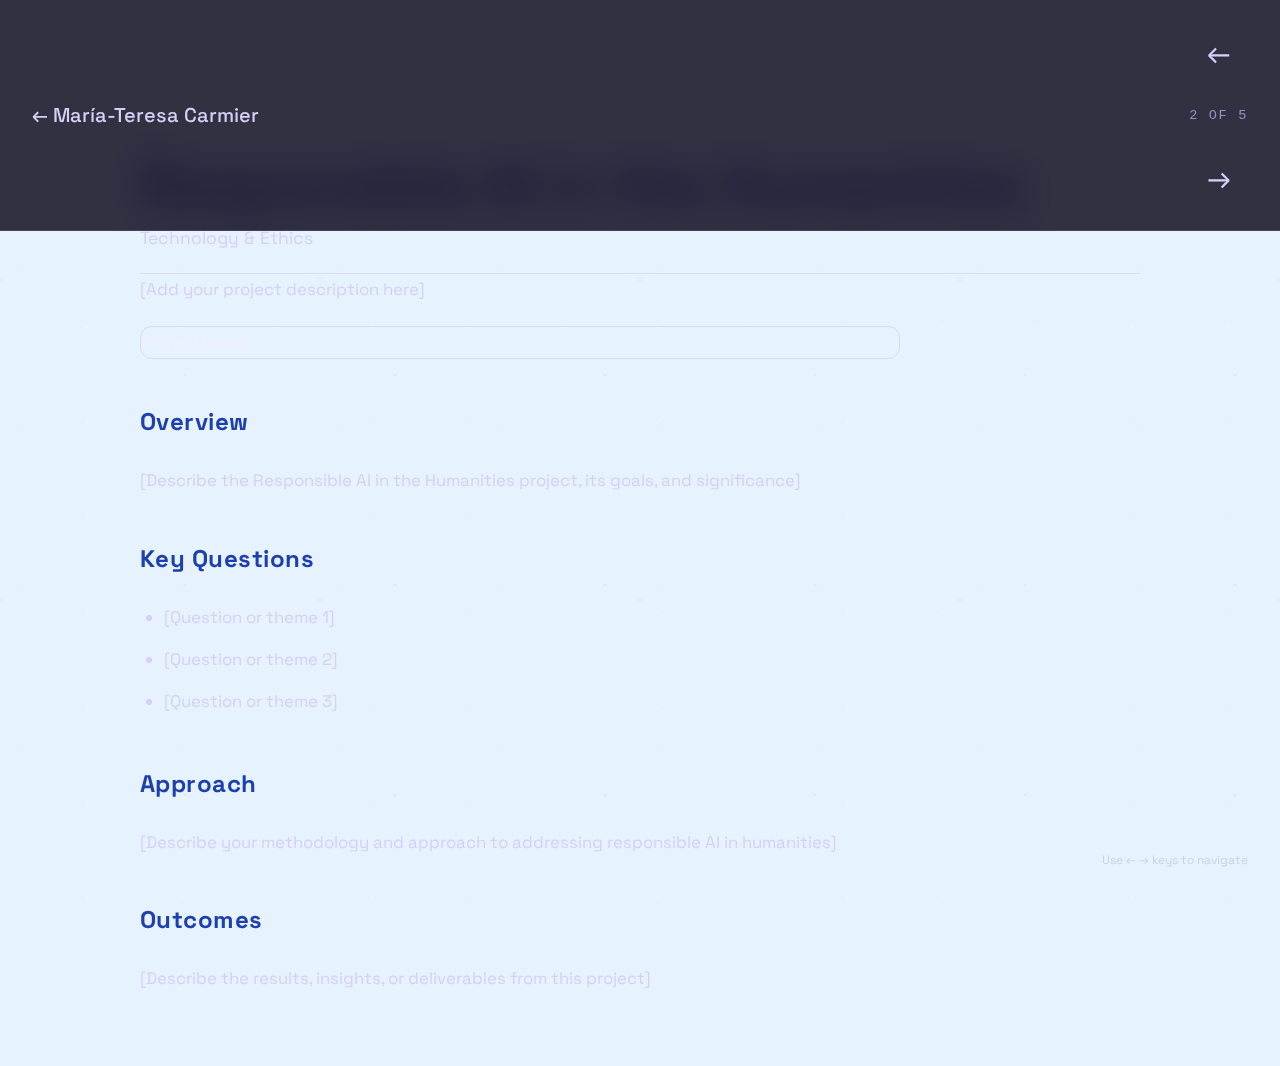
<file: responsible-ai.html>
<!DOCTYPE html>
<html lang="en">
<head>
    <meta charset="UTF-8">
    <meta name="viewport" content="width=device-width, initial-scale=1.0">
    <title>Responsible AI in the Humanities | María-Teresa Carmier</title>
    <link rel="preconnect" href="https://fonts.googleapis.com">
    <link rel="preconnect" href="https://fonts.gstatic.com" crossorigin>
    <link href="https://fonts.googleapis.com/css2?family=Space+Grotesk:wght@400;500;600;700&display=swap" rel="stylesheet">
    <link rel="stylesheet" href="project.css">
    <style>
        body {
            font-family: 'Space Grotesk', sans-serif;
            background: #e6f3ff;
        }

        .project-title {
            font-family: 'Space Grotesk', sans-serif;
            color: #1e40af;
        }

        .project-content h2 {
            font-family: 'Space Grotesk', sans-serif;
            color: #1e40af;
        }

        .project-subtitle {
            font-family: 'Space Grotesk', sans-serif;
        }
    </style>
</head>
<body>
    <nav class="timeline-nav">
        <a href="index.html" class="nav-home">← María-Teresa Carmier</a>
        <div class="nav-arrows">
            <a href="junipers-clompass.html" class="nav-arrow">←</a>
            <span class="project-indicator">2 of 5</span>
            <a href="black-eco-feminisms.html" class="nav-arrow">→</a>
        </div>
    </nav>

    <div class="project-container">
        <header class="project-header">
            <div class="project-number">2.</div>
            <h1 class="project-title">Responsible AI in the Humanities</h1>
            <p class="project-subtitle">Technology & Ethics</p>
        </header>

        <div class="project-content">
            <p>
                [Add your project description here]
            </p>

            <div class="project-image">
                Project Image
            </div>

            <h2>Overview</h2>
            <p>
                [Describe the Responsible AI in the Humanities project, its goals, and significance]
            </p>

            <h2>Key Questions</h2>
            <ul>
                <li>[Question or theme 1]</li>
                <li>[Question or theme 2]</li>
                <li>[Question or theme 3]</li>
            </ul>

            <h2>Approach</h2>
            <p>
                [Describe your methodology and approach to addressing responsible AI in humanities]
            </p>

            <h2>Outcomes</h2>
            <p>
                [Describe the results, insights, or deliverables from this project]
            </p>
        </div>
    </div>

    <div class="keyboard-hint">Use ← → keys to navigate</div>

    <script src="project-navigation.js"></script>
</body>
</html>
</file>
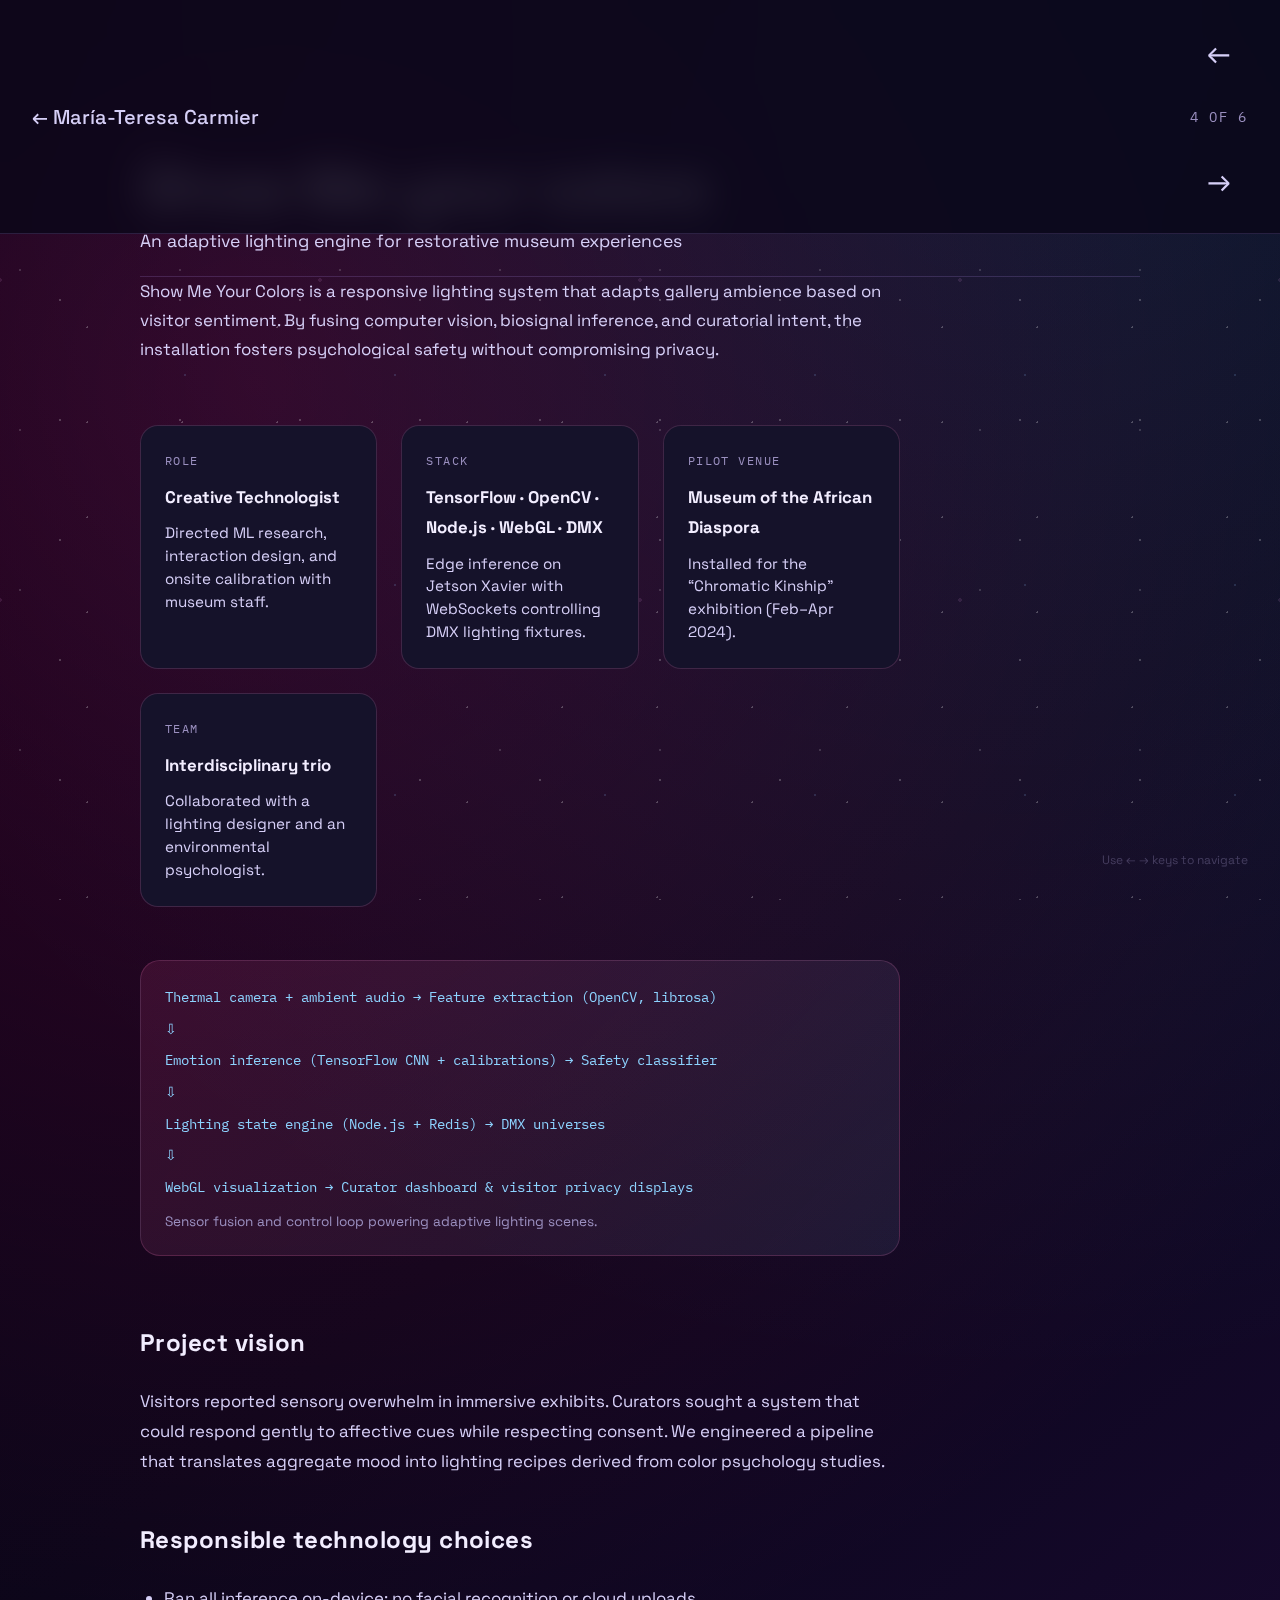
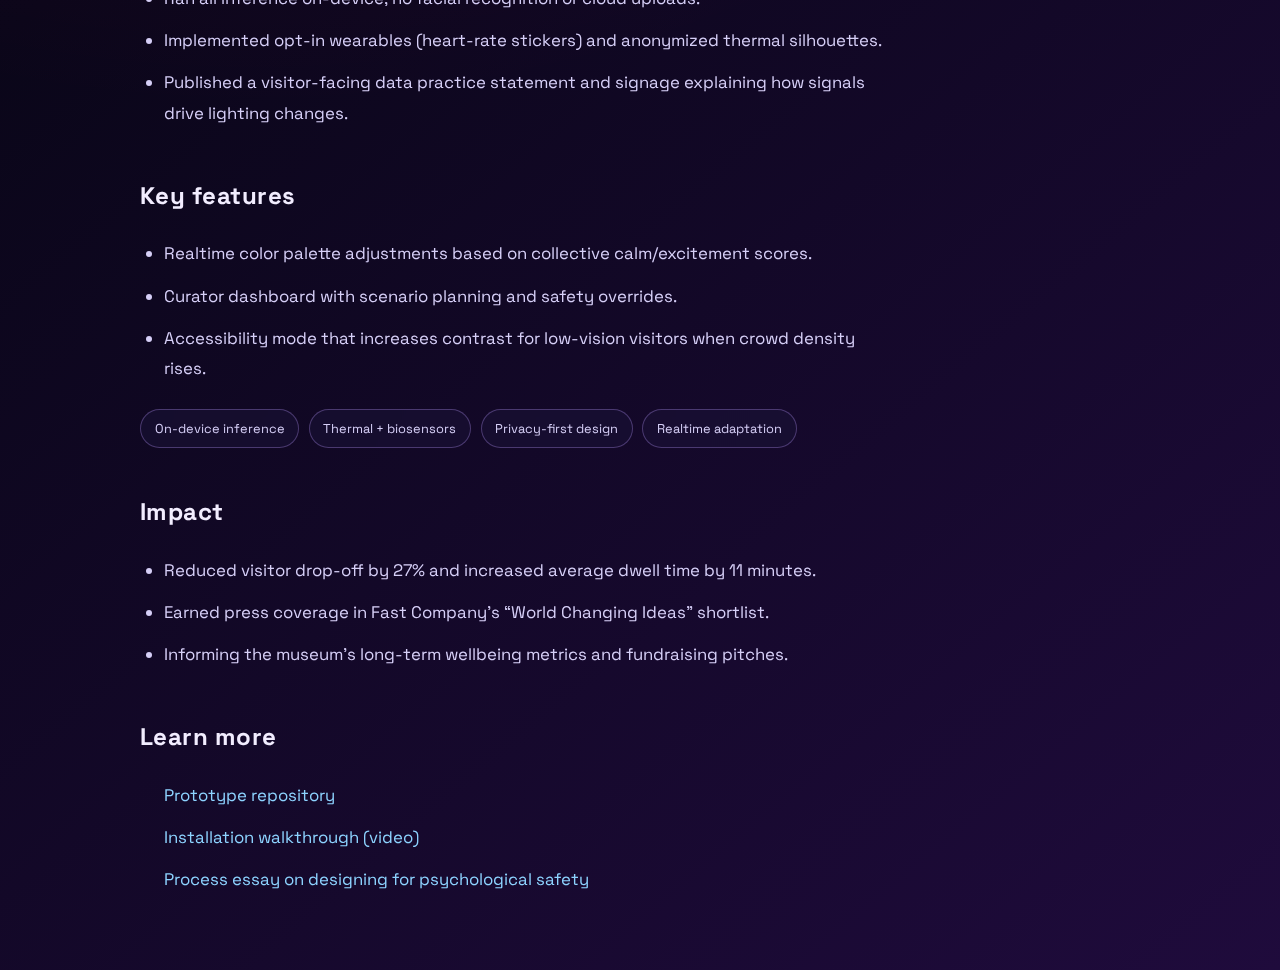
<file: show-me-your-colors.html>
<!DOCTYPE html>
<html lang="en">
<head>
    <meta charset="UTF-8">
    <meta name="viewport" content="width=device-width, initial-scale=1.0">
    <title>Show Me your colors | María-Teresa Carmier</title>
    <meta name="description" content="Show Me Your Colors is María-Teresa Carmier's adaptive lighting engine translating psychological safety research into museum installations.">
    <link rel="preconnect" href="https://fonts.googleapis.com">
    <link rel="preconnect" href="https://fonts.gstatic.com" crossorigin>
    <link href="https://fonts.googleapis.com/css2?family=IBM+Plex+Mono:wght@400;500&family=Space+Grotesk:wght@400;500;600;700&display=swap" rel="stylesheet">
    <link rel="stylesheet" href="project.css">
</head>
<body>
    <nav class="timeline-nav">
        <a href="index.html" class="nav-home">← María-Teresa Carmier</a>
        <div class="nav-arrows">
            <a href="black-eco-feminisms.html" class="nav-arrow">←</a>
            <span class="project-indicator">4 of 6</span>
            <a href="rebrew.html" class="nav-arrow">→</a>
        </div>
    </nav>

        <div class="project-container">
            <header class="project-header">
                <div class="project-number">4.</div>
                <h1 class="project-title">Show Me your colors</h1>
                <p class="project-subtitle">An adaptive lighting engine for restorative museum experiences</p>
            </header>

        <div class="project-content">
            <p class="project-summary">
                Show Me Your Colors is a responsive lighting system that adapts gallery ambience based on visitor sentiment. By fusing computer vision, biosignal inference, and curatorial intent, the installation fosters psychological safety without compromising privacy.
            </p>

            <div class="project-meta-grid">
                <article class="meta-card">
                    <span>Role</span>
                    <strong>Creative Technologist</strong>
                    <p>Directed ML research, interaction design, and onsite calibration with museum staff.</p>
                </article>
                <article class="meta-card">
                    <span>Stack</span>
                    <strong>TensorFlow · OpenCV · Node.js · WebGL · DMX</strong>
                    <p>Edge inference on Jetson Xavier with WebSockets controlling DMX lighting fixtures.</p>
                </article>
                <article class="meta-card">
                    <span>Pilot venue</span>
                    <strong>Museum of the African Diaspora</strong>
                    <p>Installed for the &ldquo;Chromatic Kinship&rdquo; exhibition (Feb&ndash;Apr 2024).</p>
                </article>
                <article class="meta-card">
                    <span>Team</span>
                    <strong>Interdisciplinary trio</strong>
                    <p>Collaborated with a lighting designer and an environmental psychologist.</p>
                </article>
            </div>

            <figure class="project-figure">
                <div class="diagram" role="img" aria-label="Signal flow from sensing to lighting">
                    <div>Thermal camera + ambient audio → Feature extraction (OpenCV, librosa)</div>
                    <div>⇩</div>
                    <div>Emotion inference (TensorFlow CNN + calibrations) → Safety classifier</div>
                    <div>⇩</div>
                    <div>Lighting state engine (Node.js + Redis) → DMX universes</div>
                    <div>⇩</div>
                    <div>WebGL visualization → Curator dashboard &amp; visitor privacy displays</div>
                </div>
                <figcaption>Sensor fusion and control loop powering adaptive lighting scenes.</figcaption>
            </figure>

            <h2>Project vision</h2>
            <p>
                Visitors reported sensory overwhelm in immersive exhibits. Curators sought a system that could respond gently to affective cues while respecting consent. We engineered a pipeline that translates aggregate mood into lighting recipes derived from color psychology studies.
            </p>

            <h2>Responsible technology choices</h2>
            <ul>
                <li>Ran all inference on-device; no facial recognition or cloud uploads.</li>
                <li>Implemented opt-in wearables (heart-rate stickers) and anonymized thermal silhouettes.</li>
                <li>Published a visitor-facing data practice statement and signage explaining how signals drive lighting changes.</li>
            </ul>

            <h2>Key features</h2>
            <ul>
                <li>Realtime color palette adjustments based on collective calm/excitement scores.</li>
                <li>Curator dashboard with scenario planning and safety overrides.</li>
                <li>Accessibility mode that increases contrast for low-vision visitors when crowd density rises.</li>
            </ul>

            <div class="project-pill-group" aria-label="Technical approach">
                <span class="project-pill">On-device inference</span>
                <span class="project-pill">Thermal + biosensors</span>
                <span class="project-pill">Privacy-first design</span>
                <span class="project-pill">Realtime adaptation</span>
            </div>

            <h2>Impact</h2>
            <ul>
                <li>Reduced visitor drop-off by 27% and increased average dwell time by 11 minutes.</li>
                <li>Earned press coverage in Fast Company&rsquo;s &ldquo;World Changing Ideas&rdquo; shortlist.</li>
                <li>Informing the museum&rsquo;s long-term wellbeing metrics and fundraising pitches.</li>
            </ul>

            <h2>Learn more</h2>
            <ul class="link-list">
                <li><a href="https://github.com/mtcarmier/show-me-your-colors" target="_blank" rel="noopener">Prototype repository</a></li>
                <li><a href="https://vimeo.com" target="_blank" rel="noopener">Installation walkthrough (video)</a></li>
                <li><a href="https://medium.com/@mtcarmier" target="_blank" rel="noopener">Process essay on designing for psychological safety</a></li>
            </ul>
        </div>
    </div>

    <div class="keyboard-hint">Use ← → keys to navigate</div>

    <script src="project-navigation.js"></script>
</body>
</html>
</file>
<file: project.css>
/* Project Page Template CSS */
* {
    margin: 0;
    padding: 0;
    box-sizing: border-box;
}

:root {
    /* Futuristic Project Page Colors - Different from Landing */
    --bg: #0a0619;
    --surface: #15122a;
    --surface-elevated: #231a3d;
    --text-primary: #f2edff;
    --text-secondary: #d6cff7;
    --text-muted: #9b90c0;
    --accent: #ff4d9d;
    --accent-strong: #ff85c7;
    --accent-cyan: #8dd3ff;
    --border: rgba(255, 133, 199, 0.18);
    --glow-pink: rgba(255, 77, 157, 0.45);
    --glow-cyan: rgba(141, 211, 255, 0.4);
    --panel-bg: rgba(20, 14, 44, 0.78);
    --panel-border: rgba(173, 141, 235, 0.25);
    --panel-shadow: 0 28px 60px rgba(6, 4, 20, 0.65);
    --code-font: 'IBM Plex Mono', monospace;

    /* Spacing Scale */
    --space-xs: 0.5rem;
    --space-sm: 0.75rem;
    --space-md: 1rem;
    --space-lg: 1.5rem;
    --space-xl: 2.5rem;
    --space-2xl: 4rem;

    /* Card Color Variants for Visual Variance */
    --card-blue-bg: rgba(30, 60, 120, 0.25);
    --card-blue-border: rgba(100, 170, 255, 0.35);
    --card-blue-accent: #64aaff;

    --card-cyan-bg: rgba(15, 80, 100, 0.28);
    --card-cyan-border: rgba(100, 220, 255, 0.38);
    --card-cyan-accent: #64dcff;

    --card-purple-bg: rgba(80, 30, 120, 0.28);
    --card-purple-border: rgba(180, 100, 255, 0.35);
    --card-purple-accent: #b464ff;

    --card-pink-bg: rgba(100, 20, 80, 0.28);
    --card-pink-border: rgba(255, 100, 200, 0.35);
    --card-pink-accent: #ff64c8;

    --card-green-bg: rgba(20, 80, 60, 0.28);
    --card-green-border: rgba(80, 220, 180, 0.35);
    --card-green-accent: #50dcb4;
}

html {
    scroll-behavior: smooth;
}

body {
    font-family: 'Space Grotesk', sans-serif;
    background: radial-gradient(circle at 20% 15%, rgba(255, 0, 110, 0.18), transparent 55%),
        radial-gradient(circle at 80% 0%, rgba(0, 212, 255, 0.12), transparent 50%),
        linear-gradient(140deg, #040112 0%, var(--bg) 45%, #1f0b3c 100%);
    color: var(--text-primary);
    min-height: 100vh;
    overflow-x: hidden;
    position: relative;
}

body::before,
body::after {
    content: "";
    position: fixed;
    top: 0;
    left: 0;
    width: 100%;
    height: 100%;
    pointer-events: none;
    z-index: 0;
}

body::before {
    background-image: radial-gradient(rgba(255, 255, 255, 0.4) 1px, transparent 1px),
        radial-gradient(rgba(147, 197, 255, 0.3) 1px, transparent 1px),
        radial-gradient(rgba(255, 180, 255, 0.2) 2px, transparent 2px);
    background-size: 120px 120px, 210px 210px, 320px 320px;
    background-position: 0 0, 80px 60px, 160px 120px;
    animation: driftStars 70s linear infinite;
    opacity: 0.55;
}

body::after {
    background-image: radial-gradient(rgba(255, 255, 255, 0.55) 1px, transparent 1px),
        radial-gradient(rgba(255, 255, 255, 0.35) 1px, transparent 1px);
    background-size: 95px 95px, 160px 160px;
    background-position: 40px 90px, 100px 30px;
    animation: twinkle 9s ease-in-out infinite alternate;
    opacity: 0.45;
}

/* Timeline Navigation */
.timeline-nav {
    position: fixed;
    top: 0;
    left: 0;
    right: 0;
    background: rgba(10, 6, 25, 0.82);
    backdrop-filter: blur(18px);
    padding: 1.35rem 2rem;
    display: flex;
    justify-content: space-between;
    align-items: center;
    z-index: 1000;
    border-bottom: 1px solid rgba(173, 141, 235, 0.18);
}

.nav-home {
    font-size: 1.25rem;
    color: var(--text-secondary);
    text-decoration: none;
    font-weight: 500;
    transition: all 0.3s ease;
}

.nav-home:hover {
    color: var(--accent);
    text-shadow: 0 0 12px var(--glow-pink);
}

.nav-arrows {
    display: flex;
    gap: var(--space-lg);
    align-items: center;
    flex-direction: column;
}

.nav-controls {
    display: flex;
    gap: var(--space-lg);
    align-items: center;
}

.nav-arrow {
    font-size: 1.85rem;
    color: var(--text-secondary);
    text-decoration: none;
    transition: all 0.3s ease;
    padding: var(--space-sm);
}

.nav-arrow:hover {
    transform: scale(1.1);
    color: var(--accent-strong);
    text-shadow: 0 0 14px var(--glow-pink);
}

.nav-arrow.disabled {
    opacity: 0.2;
    pointer-events: none;
}

.project-indicator {
    font-size: 0.85rem;
    color: var(--text-muted);
    font-family: var(--code-font);
    letter-spacing: 0.12em;
    text-transform: uppercase;
}

/* Progress Dots */
.progress-dots {
    display: flex;
    gap: var(--space-sm);
    align-items: center;
}

.progress-dot {
    width: 8px;
    height: 8px;
    border-radius: 50%;
    background: rgba(176, 132, 255, 0.25);
    border: 1px solid rgba(176, 132, 255, 0.35);
    transition: all 0.3s ease;
    cursor: pointer;
}

.progress-dot:hover {
    background: rgba(176, 132, 255, 0.45);
    transform: scale(1.2);
}

.progress-dot.active {
    background: var(--accent-strong);
    border-color: var(--accent-strong);
    box-shadow: 0 0 15px var(--glow-pink);
    animation: pulse 2s ease-in-out infinite;
}

@keyframes pulse {
    0%, 100% {
        box-shadow: 0 0 15px var(--glow-pink);
    }
    50% {
        box-shadow: 0 0 25px var(--glow-pink);
    }
}

/* Project Content Container */
.project-container {
    padding: 8rem 2.5rem 4.5rem;
    max-width: 1080px;
    margin: 0 auto;
    min-height: 100vh;
    animation: slideInRight 0.6s cubic-bezier(0.4, 0, 0.2, 1);
    position: relative;
    z-index: 1;
}

.project-header {
    display: flex;
    flex-direction: column;
    gap: 0.75rem;
    padding-bottom: 1.5rem;
    border-bottom: 1px solid rgba(173, 141, 235, 0.2);
}

.project-number {
    font-family: var(--code-font);
    font-size: 0.85rem;
    letter-spacing: 0.15em;
    text-transform: uppercase;
    color: var(--accent);
}

.project-title {
    font-size: clamp(2.4rem, 5.5vw, 3.6rem);
    line-height: 1.05;
    font-weight: 500;
    letter-spacing: -0.01em;
    text-shadow: 0 0 30px rgba(255, 133, 199, 0.22);
}

.project-subtitle {
    font-size: 1.1rem;
    color: var(--text-secondary);
    max-width: 52ch;
}

.project-summary {
    max-width: 68ch;
    color: var(--text-secondary);
    line-height: 1.7;
    font-size: 1.05rem;
    font-weight: 400;
}

.project-content {
    font-size: 1.05rem;
    line-height: 1.8;
    max-width: 760px;
    display: flex;
    flex-direction: column;
    gap: 1.35rem;
}

.project-content h2 {
    font-size: 1.5rem;
    margin-top: 1.25rem;
    color: var(--text-primary);
    letter-spacing: 0.02em;
}

.project-content h3 {
    font-size: 1.3rem;
    margin-top: 1rem;
    color: var(--text-primary);
}

.project-content p {
    color: var(--text-secondary);
}

.project-content ul,
.project-content ol {
    margin-left: 1.5rem;
    color: var(--text-secondary);
    display: grid;
    gap: 0.5rem;
}

.project-content li {
    margin-bottom: 0.25rem;
}

.project-content a {
    color: var(--accent-cyan);
    text-decoration: none;
    transition: all 0.3s ease;
}

.project-content a:hover {
    color: var(--accent-strong);
    text-shadow: 0 0 8px var(--glow-pink);
    text-decoration: underline;
}

.project-content strong {
    color: var(--text-primary);
}

/* Image Placeholder */
.project-figure {
    width: 100%;
    border-radius: 20px;
    border: 1px solid var(--border);
    background: linear-gradient(135deg, rgba(255, 77, 157, 0.12), rgba(141, 211, 255, 0.08));
    padding: 1.5rem;
    margin: 1rem 0 1.5rem;
}

.project-figure img {
    width: 100%;
    border-radius: 14px;
    border: 1px solid rgba(255, 0, 110, 0.3);
}

.project-figure figcaption {
    font-size: 0.85rem;
    color: var(--text-muted);
    margin-top: 0.75rem;
    line-height: 1.4;
}

.project-figure .diagram {
    font-family: var(--code-font);
    font-size: 0.85rem;
    color: var(--accent-cyan);
    display: grid;
    gap: 0.45rem;
}

.project-meta-grid {
    display: grid;
    grid-template-columns: repeat(auto-fit, minmax(220px, 1fr));
    gap: var(--space-lg);
    margin: var(--space-xl) 0 var(--space-md);
}

/* Card Layout Variants */
.card-layout-row {
    grid-template-columns: repeat(4, 1fr);
}

.card-layout-asymmetric {
    grid-template-columns: 1.5fr 1fr 1fr;
}

.card-layout-three {
    grid-template-columns: repeat(3, 1fr);
}

@media (max-width: 900px) {
    .card-layout-row,
    .card-layout-asymmetric,
    .card-layout-three {
        grid-template-columns: repeat(auto-fit, minmax(220px, 1fr));
    }
}

.meta-card {
    background: var(--surface);
    border: 1px solid var(--border);
    border-radius: 18px;
    padding: 1.5rem;
    display: flex;
    flex-direction: column;
    gap: 0.65rem;
    transition: border-color 0.2s ease;
}

.meta-card:hover {
    border-color: var(--accent-strong);
    /* Reduced glow effect to minimize visual weight */
}

.meta-card span {
    font-family: var(--code-font);
    font-size: 0.75rem;
    letter-spacing: 0.12em;
    text-transform: uppercase;
    color: var(--text-muted);
}

.meta-card strong {
    font-size: 1.05rem;
    color: var(--text-primary);
}

.meta-card p {
    color: var(--text-secondary);
    font-size: 0.95rem;
    line-height: 1.5;
}

/* Card Color Variants */
.meta-card.card-blue {
    background: var(--card-blue-bg);
    border-color: var(--card-blue-border);
}

.meta-card.card-blue:hover {
    border-color: var(--card-blue-accent);
    box-shadow: 0 0 20px rgba(100, 170, 255, 0.15);
}

.meta-card.card-cyan {
    background: var(--card-cyan-bg);
    border-color: var(--card-cyan-border);
}

.meta-card.card-cyan:hover {
    border-color: var(--card-cyan-accent);
    box-shadow: 0 0 20px rgba(100, 220, 255, 0.15);
}

.meta-card.card-purple {
    background: var(--card-purple-bg);
    border-color: var(--card-purple-border);
}

.meta-card.card-purple:hover {
    border-color: var(--card-purple-accent);
    box-shadow: 0 0 20px rgba(180, 100, 255, 0.15);
}

.meta-card.card-pink {
    background: var(--card-pink-bg);
    border-color: var(--card-pink-border);
}

.meta-card.card-pink:hover {
    border-color: var(--card-pink-accent);
    box-shadow: 0 0 20px rgba(255, 100, 200, 0.15);
}

.meta-card.card-green {
    background: var(--card-green-bg);
    border-color: var(--card-green-border);
}

.meta-card.card-green:hover {
    border-color: var(--card-green-accent);
    box-shadow: 0 0 20px rgba(80, 220, 180, 0.15);
}

.project-pill-group {
    display: flex;
    flex-wrap: wrap;
    gap: 0.6rem;
}

.project-pill {
    border-radius: 999px;
    border: 1px solid rgba(255, 0, 110, 0.25);
    padding: 0.45rem 0.85rem;
    font-size: 0.8rem;
    color: var(--text-secondary);
    background: rgba(26, 11, 46, 0.5);
    /* Static, no hover effects to reduce visual weight */
    border: 1px solid rgba(173, 141, 235, 0.35);
    padding: 0.45rem 0.85rem;
    font-size: 0.8rem;
    color: var(--text-secondary);
    background: rgba(26, 18, 54, 0.55);
    backdrop-filter: blur(12px);
    transition: all 0.3s ease;
}

.project-pill:hover {
    border-color: var(--accent);
    background: rgba(255, 77, 157, 0.14);
    color: var(--accent-strong);
}

.callout {
    border-left: 3px solid var(--accent);
    padding: 1rem 1.25rem;
    background: rgba(255, 0, 110, 0.08);
    border-radius: 0 18px 18px 0;
    color: var(--text-secondary);
}

/* Under Construction / Coming Soon Styles */
.coming-soon {
    padding: var(--space-2xl) var(--space-lg);
    text-align: center;
    animation: fadeIn 0.8s ease;
}

.teaser-meta {
    display: flex;
    flex-direction: column;
    gap: var(--space-sm);
    margin-top: var(--space-xl);
    padding: var(--space-xl);
    background: var(--panel-bg);
    border: 1px solid var(--panel-border);
    border-radius: 12px;
    backdrop-filter: blur(10px);
}

.teaser-meta span {
    font-family: var(--code-font);
    font-size: 0.85rem;
    color: var(--text-secondary);
    letter-spacing: 0.05em;
}

.teaser-meta span:first-child {
    color: var(--accent-cyan);
    font-weight: 500;
}

.teaser-meta span:last-child {
    color: var(--text-muted);
    font-size: 0.75rem;
}

.link-list {
    list-style: none;
    padding: 0;
    margin: 0;
    display: grid;
    gap: 0.6rem;
}

.link-list a {
    color: var(--accent-cyan);
    text-decoration: none;
    display: inline-flex;
    align-items: center;
    gap: 0.45rem;
    transition: all 0.3s ease;
}

.link-list a:hover {
    color: var(--accent-strong);
    /* Minimal glow */
    text-shadow: 0 0 5px var(--glow-pink);
    text-decoration: underline;
}

.code-block {
    background: rgba(26, 11, 46, 0.8);
    border: 1px solid rgba(255, 0, 110, 0.3);
    border-radius: 14px;
    padding: 1rem 1.25rem;
    font-family: var(--code-font);
    font-size: 0.85rem;
    color: var(--accent-cyan);
    overflow-x: auto;
}

/* Animations */
@keyframes driftStars {
    0% {
        background-position: 0 0, 80px 60px, 160px 120px;
    }
    100% {
        background-position: -240px -200px, -120px 180px, -360px 80px;
    }
}

@keyframes twinkle {
    0%,
    100% {
        opacity: 0.55;
    }
    50% {
        opacity: 0.25;
    }
}

@keyframes slideInRight {
    from {
        opacity: 0;
        transform: translateX(50px);
    }
    to {
        opacity: 1;
        transform: translateX(0);
    }
}

/* Keyboard Navigation Indicator */
.keyboard-hint {
    position: fixed;
    bottom: 2rem;
    right: 2rem;
    font-size: 0.75rem;
    opacity: 0.35;
    transition: opacity 0.3s ease;
    color: var(--text-muted);
    z-index: 1;
}

.keyboard-hint:hover {
    opacity: 0.85;
    color: var(--accent-strong);
}

/* Project Images */
.project-images {
    display: grid;
    grid-template-columns: repeat(auto-fit, minmax(300px, 1fr));
    gap: var(--space-lg);
    margin: var(--space-xl) 0;
}

.project-image,
.project-image-large {
    width: 100%;
    height: auto;
    border-radius: 12px;
    border: 1px solid var(--panel-border);
    transition: all 0.3s ease;
    object-fit: cover;
}

.project-image {
    max-height: 400px;
}

.project-image-large {
    max-height: 500px;
    grid-column: 1 / -1;
}

.project-image:hover,
.project-image-large:hover {
    border-color: var(--accent-strong);
    box-shadow: 0 8px 30px rgba(255, 0, 110, 0.2);
    transform: translateY(-2px);
}

/* Responsive */
@media (max-width: 900px) {
    .timeline-nav {
        padding: 1.25rem 1.5rem;
    }

    .project-container {
        padding: 7rem 1.5rem 3.5rem;
    }

    .project-panel {
        padding: 2rem;
    }
}

@media (max-width: 640px) {
    .project-container {
        padding: 6.5rem 1.25rem 3rem;
    }

    .project-panel {
        padding: 1.75rem;
    }

    .nav-arrows {
        gap: 1rem;
    }

    .nav-home {
        font-size: 1.1rem;
    }

    .project-content {
        font-size: 1rem;
    }
}
</file>
<file: style.css>
/* Reset & Base Styles */
* {
    margin: 0;
    padding: 0;
    box-sizing: border-box;
}

:root {
    /* Monochromatic B&W Palette */
    --bg-primary: #0a0a0a;
    --bg-secondary: #111111;
    --bg-tertiary: #181818;
    --bg-elevated: #1e1e1e;
    --text-primary: #f0f0f0;
    --text-secondary: #a0a0a0;
    --text-tertiary: #666666;
    --accent: #ffffff;
    --accent-dim: rgba(255, 255, 255, 0.6);
    --accent-muted: rgba(255, 255, 255, 0.15);
    --border: rgba(255, 255, 255, 0.08);
    --border-hover: rgba(255, 255, 255, 0.2);
    --glow: rgba(255, 255, 255, 0.06);
    --glow-strong: rgba(255, 255, 255, 0.12);

    /* Spacing Scale */
    --space-xs: 0.5rem;
    --space-sm: 0.75rem;
    --space-md: 1rem;
    --space-lg: 1.5rem;
    --space-xl: 2.5rem;
    --space-2xl: 4rem;
    --space-3xl: 6rem;

    /* Typography */
    --font-body: 'Space Grotesk', sans-serif;
    --font-mono: 'IBM Plex Mono', monospace;
}

html {
    scroll-behavior: smooth;
}

body {
    font-family: var(--font-body);
    background: var(--bg-primary);
    color: var(--text-primary);
    min-height: 100vh;
    position: relative;
}

body::before {
    content: "";
    position: fixed;
    top: 0;
    left: 0;
    width: 100%;
    height: 100%;
    pointer-events: none;
    z-index: 0;
    background:
        radial-gradient(ellipse at 20% 0%, rgba(255, 255, 255, 0.03) 0%, transparent 50%),
        radial-gradient(ellipse at 80% 100%, rgba(255, 255, 255, 0.02) 0%, transparent 50%);
}

/* ============================================
   Top Navigation
   ============================================ */
.top-nav-links {
    position: fixed;
    top: clamp(1.5rem, 3vw, 2rem);
    right: clamp(1.5rem, 3vw, 2rem);
    display: flex;
    gap: 0.75rem;
    z-index: 100;
}

.about-link {
    font-size: 0.8rem;
    color: var(--text-secondary);
    text-decoration: none;
    font-family: var(--font-mono);
    font-weight: 400;
    letter-spacing: 0.1em;
    text-transform: uppercase;
    transition: all 0.3s ease;
    padding: 0.6rem 1.2rem;
    border: 1px solid var(--border);
    background: rgba(10, 10, 10, 0.8);
    backdrop-filter: blur(20px);
}

.about-link:hover {
    color: var(--accent);
    border-color: var(--accent);
}

/* ============================================
   Full-screen Hero
   ============================================ */
.hero {
    width: 100%;
    min-height: 100vh;
    display: flex;
    align-items: center;
    justify-content: center;
    position: relative;
    z-index: 1;
    border-bottom: 1px solid var(--border);
}

.hero-inner {
    display: grid;
    grid-template-columns: 1fr 320px;
    gap: clamp(3rem, 5vw, 5rem);
    align-items: center;
    padding: var(--space-2xl) clamp(2rem, 6vw, 6rem);
    max-width: 1100px;
    width: 100%;
    animation: fadeIn 1.2s ease;
}

.hero-text {
    display: flex;
    flex-direction: column;
    gap: var(--space-md);
}

.hero-label {
    font-family: var(--font-mono);
    font-size: 0.75rem;
    font-weight: 400;
    color: var(--text-tertiary);
    letter-spacing: 0.2em;
    text-transform: uppercase;
}

.hero h1 {
    font-size: clamp(2.8rem, 7vw, 5.5rem);
    font-weight: 300;
    line-height: 1.1;
    letter-spacing: -0.03em;
    color: var(--text-primary);
}

.hero-greeting {
    font-size: clamp(1.4rem, 3vw, 2rem);
    font-weight: 300;
    color: var(--text-primary);
    letter-spacing: -0.01em;
    line-height: 1.2;
}

.hero-subtitle {
    font-size: clamp(1rem, 2vw, 1.2rem);
    color: var(--text-secondary);
    font-weight: 400;
}

.hero-image {
    display: flex;
    align-items: center;
    justify-content: center;
}

.hero-image img {
    width: 100%;
    max-width: 320px;
    aspect-ratio: 1;
    object-fit: cover;
    border: 1px solid var(--border);
    filter: grayscale(100%) contrast(1.1);
}

/* ============================================
   Main Content (wide, full-width sections)
   ============================================ */
.main-content {
    width: 100%;
    position: relative;
    z-index: 1;
}

/* ============================================
   About Section — single-column content
   ============================================ */
.about-section {
    padding: clamp(4rem, 8vw, 8rem) clamp(2rem, 6vw, 6rem);
    border-bottom: 1px solid var(--border);
}

.about-content {
    display: flex;
    flex-direction: column;
    gap: var(--space-lg);
    max-width: 1100px;
    margin: 0 auto;
}

.about-lede {
    font-size: clamp(1.1rem, 2.5vw, 1.35rem);
    line-height: 1.6;
    color: var(--text-primary);
    font-weight: 400;
}

.about-content p {
    font-size: 1rem;
    line-height: 1.7;
    color: var(--text-secondary);
}

.about-content strong {
    color: var(--accent);
    font-weight: 500;
}

.degrees-list {
    list-style: none;
    padding: 0;
    display: flex;
    flex-direction: column;
    gap: var(--space-sm);
}

.degrees-list li {
    font-size: 0.95rem;
    line-height: 1.6;
    color: var(--text-secondary);
    padding-left: 1rem;
    border-left: 1px solid var(--border-hover);
}

.degrees-list li strong {
    color: var(--text-primary);
    font-weight: 500;
}

/* ============================================
   Hero CTA Buttons
   ============================================ */
.hero-cta {
    display: flex;
    flex-wrap: wrap;
    gap: 1rem;
    margin-top: var(--space-sm);
}

.hero-cta__link {
    display: inline-flex;
    align-items: center;
    justify-content: center;
    padding: 0.85rem 2rem;
    border: 1px solid var(--border-hover);
    color: var(--text-primary);
    font-family: var(--font-body);
    font-weight: 500;
    text-decoration: none;
    letter-spacing: 0.06em;
    text-transform: uppercase;
    font-size: 0.8rem;
    background: transparent;
    transition: all 0.4s cubic-bezier(0.25, 0.8, 0.25, 1);
}

.hero-cta__link:hover,
.hero-cta__link:focus {
    color: var(--accent);
    border-color: var(--accent);
    background: rgba(255, 255, 255, 0.05);
    box-shadow: 0 0 30px rgba(255, 255, 255, 0.06);
}

.hero-cta__link--primary {
    background: var(--accent);
    color: var(--bg-primary);
    border-color: var(--accent);
    font-weight: 600;
}

.hero-cta__link--primary:hover,
.hero-cta__link--primary:focus {
    background: transparent;
    color: var(--accent);
    box-shadow: 0 0 40px rgba(255, 255, 255, 0.1);
}

/* ============================================
   Section shared styles
   ============================================ */
.section-header {
    font-family: var(--font-mono);
    font-size: 0.75rem;
    font-weight: 400;
    color: var(--text-tertiary);
    letter-spacing: 0.2em;
    text-transform: uppercase;
    margin-bottom: var(--space-lg);
}

.section-intro {
    max-width: 760px;
    color: var(--text-secondary);
    line-height: 1.6;
    margin-bottom: var(--space-xl);
}

/* ============================================
   Philosophy Section
   ============================================ */
.philosophy-section {
    padding: clamp(4rem, 8vw, 8rem) clamp(2rem, 6vw, 6rem);
    border-bottom: 1px solid var(--border);
    max-width: 1100px;
    margin: 0 auto;
}

.philosophy-headline {
    font-size: clamp(1.3rem, 3vw, 1.8rem);
    font-weight: 300;
    line-height: 1.3;
    color: var(--text-primary);
    letter-spacing: -0.01em;
    margin-bottom: var(--space-xl);
}

.philosophy-body {
    display: flex;
    flex-direction: column;
    gap: var(--space-lg);
}

.philosophy-body p {
    font-size: 1rem;
    line-height: 1.7;
    color: var(--text-secondary);
}

/* ============================================
   Expertise Section — full-width
   ============================================ */
.expertise-section {
    padding: clamp(4rem, 8vw, 8rem) clamp(2rem, 6vw, 6rem);
    border-bottom: 1px solid var(--border);
    max-width: 1100px;
    margin: 0 auto;
}

/* Skills Accordion */
.skills-accordion {
    width: 100%;
    display: flex;
    gap: var(--space-sm);
    padding: 0;
    margin: var(--space-xl) 0;
    position: relative;
    overflow: hidden;
    z-index: 0;
}

.skill-category {
    height: 100%;
    flex: 1;
    overflow: hidden;
    transition: all 0.45s cubic-bezier(0.4, 0, 0.2, 1);
    background: transparent;
    border: 1px solid var(--border);
    display: flex;
    flex-direction: column;
    position: relative;
    z-index: 1;
    cursor: pointer;
}

.skill-category:hover {
    border-color: var(--border-hover);
}

.skill-category[data-open="true"] {
    flex: 3.6;
    border-color: rgba(255, 255, 255, 0.2);
    background: rgba(255, 255, 255, 0.02);
}

.skill-trigger {
    background: none;
    border: none;
    color: inherit;
    display: flex;
    align-items: center;
    justify-content: center;
    gap: var(--space-sm);
    padding: var(--space-md);
    cursor: pointer;
    height: 100%;
    transition: transform 0.45s cubic-bezier(0.4, 0, 0.2, 1), color 0.3s ease;
    text-transform: uppercase;
    font-family: var(--font-mono);
    font-size: 0.75rem;
    font-weight: 400;
    letter-spacing: 0.15em;
    position: relative;
    outline: none;
    color: var(--text-tertiary);
}

.skill-trigger::before {
    content: '';
    display: none;
}

.skill-trigger::after {
    content: '';
    position: absolute;
    inset: var(--space-xs);
    border: 2px solid transparent;
    transition: border-color 0.3s ease;
    pointer-events: none;
}

.skill-trigger:focus-visible::after {
    border-color: var(--accent);
}

.skill-trigger:hover {
    color: var(--accent);
}

.skill-label {
    display: inline-flex;
    justify-content: center;
    align-items: center;
    writing-mode: vertical-rl;
    transform: rotate(180deg);
    transition: transform 0.45s cubic-bezier(0.4, 0, 0.2, 1),
        writing-mode 0.45s cubic-bezier(0.4, 0, 0.2, 1);
}

.skill-category[data-open="true"] .skill-label {
    writing-mode: horizontal-tb;
    transform: none;
}

.skill-category[data-open="true"] .skill-trigger {
    transform: none;
    color: var(--text-primary);
}

.skill-content {
    opacity: 0;
    padding: var(--space-xl) var(--space-lg);
    transition: opacity 0.45s ease 0.1s;
    overflow-y: auto;
    height: 100%;
}

.skill-content[hidden] {
    display: none;
}

.skill-category[data-open="true"] .skill-content {
    opacity: 1;
    animation: fadeInSlide 0.5s ease forwards;
}

@keyframes fadeInSlide {
    from { opacity: 0; transform: translateY(-10px); }
    to { opacity: 1; transform: translateY(0); }
}

.skill-content h3 {
    font-size: 1rem;
    font-weight: 500;
    margin-bottom: var(--space-md);
    color: var(--text-primary);
}

.skill-content ul {
    list-style: none;
    padding: 0;
    margin: 0;
}

.skill-content li {
    padding: var(--space-sm) 0;
    color: var(--text-secondary);
    font-size: 0.9rem;
    border-bottom: 1px solid var(--border);
    transition: all 0.2s ease;
}

.skill-content li:last-child {
    border-bottom: none;
}

.skill-content li:hover {
    color: var(--accent);
    padding-left: var(--space-xs);
}

/* Landing Page Vertical Accordion */
.landing-accordion {
    height: auto;
    flex-direction: column;
    gap: 0;
    padding: 0;
    background: none;
    border: none;
    box-shadow: none;
    margin-top: 2rem;
    transition: none;
}

.landing-accordion .skill-category {
    height: auto;
    flex: none;
    background: transparent;
    border: none;
    border-bottom: 1px solid var(--border);
    border-radius: 0;
    transition: all 0.35s cubic-bezier(0.4, 0, 0.2, 1);
}

.landing-accordion .skill-category:first-child {
    border-top: 1px solid var(--border);
}

.landing-accordion .skill-category:hover {
    background: rgba(255, 255, 255, 0.01);
}

.landing-accordion .skill-category[data-open="true"] {
    flex: none;
    background: rgba(255, 255, 255, 0.02);
}

.landing-accordion .skill-trigger {
    height: auto;
    padding: 1.25rem 0;
    text-transform: none;
    font-family: var(--font-body);
    font-size: 1.05rem;
    font-weight: 500;
    letter-spacing: -0.01em;
    justify-content: space-between;
    color: var(--text-primary);
    transition: color 0.3s ease;
    outline: none;
}

.landing-accordion .skill-trigger:hover {
    color: var(--accent);
}

.landing-accordion .skill-trigger:focus-visible {
    outline: 1px solid var(--accent);
    outline-offset: -4px;
}

.landing-accordion .skill-trigger::after {
    content: '+';
    font-size: 1.25rem;
    font-weight: 300;
    color: var(--text-tertiary);
    transition: transform 0.35s ease, color 0.35s ease;
    position: static;
    border: none;
    inset: auto;
    display: inline-block;
}

.landing-accordion .skill-trigger:hover::after {
    color: var(--accent);
}

.landing-accordion .skill-category[data-open="true"] .skill-trigger::after {
    content: '-';
}

.landing-accordion .skill-label {
    writing-mode: horizontal-tb;
    transform: none;
}

.landing-accordion .skill-category[data-open="true"] .skill-trigger {
    color: var(--accent);
}

.landing-accordion .skill-content {
    padding: 0 0 1.5rem;
    height: auto;
    max-height: 0;
    overflow: hidden;
    transition: max-height 0.4s cubic-bezier(0.4, 0, 0.2, 1),
                padding 0.4s cubic-bezier(0.4, 0, 0.2, 1),
                opacity 0.3s ease;
}

.landing-accordion .skill-category[data-open="true"] .skill-content {
    max-height: 500px;
    padding: 0 0 1.5rem;
}

.landing-accordion .skill-content p {
    margin: 0;
    font-size: 0.95rem;
    line-height: 1.7;
    color: var(--text-secondary);
}

/* ============================================
   Projects Section — full-width
   ============================================ */
.projects-section {
    padding: clamp(4rem, 8vw, 8rem) clamp(2rem, 6vw, 6rem);
    border-bottom: 1px solid var(--border);
    max-width: 1100px;
    margin: 0 auto;
}

.projects-preview {
    display: flex;
    flex-direction: column;
    gap: 0;
    margin-top: var(--space-xl);
}

.projects-preview-card {
    display: flex;
    flex-direction: column;
    gap: 0.5rem;
    padding: 1.5rem 0;
    text-decoration: none;
    color: inherit;
    border-bottom: 1px solid var(--border);
    transition: all 0.3s ease;
}

.projects-preview-card:first-child {
    border-top: 1px solid var(--border);
}

.projects-preview-card:hover,
.projects-preview-card:focus {
    padding-left: 1rem;
}

.projects-preview-card:hover h3 {
    color: var(--accent);
}

.projects-preview-tag {
    font-family: var(--font-mono);
    font-size: 0.7rem;
    text-transform: uppercase;
    letter-spacing: 0.15em;
    color: var(--text-tertiary);
}

.projects-preview-card h3 {
    font-size: clamp(1.2rem, 2.5vw, 1.6rem);
    font-weight: 500;
    transition: color 0.3s ease;
}

.projects-preview-card p {
    color: var(--text-secondary);
    line-height: 1.55;
    font-size: 0.95rem;
}

.projects-preview-cta {
    margin-top: var(--space-xl);
    font-weight: 500;
}

.projects-preview-cta a {
    color: var(--text-secondary);
    text-decoration: none;
    font-family: var(--font-mono);
    font-size: 0.8rem;
    letter-spacing: 0.05em;
    text-transform: uppercase;
    transition: color 0.3s ease;
}

.projects-preview-cta a:hover,
.projects-preview-cta a:focus {
    color: var(--accent);
}

/* ============================================
   Connect / Currently Section
   ============================================ */
.currently-section {
    text-align: center;
    padding: clamp(4rem, 8vw, 8rem) clamp(2rem, 6vw, 6rem);
    position: relative;
    border-bottom: 1px solid var(--border);
    animation: fadeIn 2s ease;
    z-index: 0;
    max-width: 1100px;
    margin: 0 auto;
}

.currently-label {
    font-family: var(--font-mono);
    font-size: 0.7rem;
    color: var(--text-tertiary);
    letter-spacing: 0.2em;
    text-transform: uppercase;
    margin-bottom: var(--space-md);
}

.currently-text {
    font-size: 0.95rem;
    color: var(--text-secondary);
    line-height: 1.7;
}

.currently-text strong {
    color: var(--text-primary);
}

/* Calendar Button Container */
.calendar-button-container {
    margin-top: 1.5rem;
    display: flex;
    justify-content: center;
    align-items: center;
}

.calendar-button-container iframe {
    border-radius: 0 !important;
}

.calendar-button-container button,
.calendar-button-container iframe button {
    background: var(--accent) !important;
    color: var(--bg-primary) !important;
    font-family: var(--font-body) !important;
    font-weight: 600 !important;
    padding: 0.75rem 2rem !important;
    border-radius: 0 !important;
    border: 1px solid var(--accent) !important;
    box-shadow: none !important;
    transition: all 0.3s ease !important;
    cursor: pointer !important;
    text-transform: uppercase !important;
    letter-spacing: 0.08em !important;
    font-size: 0.8rem !important;
}

.calendar-button-container button:hover,
.calendar-button-container iframe button:hover {
    background: transparent !important;
    color: var(--accent) !important;
    border-color: var(--accent) !important;
}

/* ============================================
   Footer
   ============================================ */
.landing-footer {
    display: grid;
    grid-template-columns: 1fr auto 1fr;
    align-items: center;
    gap: var(--space-lg);
    font-size: 0.8rem;
    padding: var(--space-2xl) clamp(2rem, 6vw, 6rem);
    border-top: 1px solid var(--border);
    opacity: 0.85;
    animation: fadeIn 1.5s ease;
    max-width: 1100px;
    margin: 0 auto;
}

.footer-left {
    font-family: var(--font-mono);
    font-size: 0.7rem;
    color: var(--text-tertiary);
}

.footer-center {
    display: flex;
    gap: var(--space-md);
    font-family: var(--font-mono);
    font-size: 0.7rem;
    color: var(--text-tertiary);
    text-align: center;
    letter-spacing: 0.05em;
}

.footer-center span {
    opacity: 0.5;
}

.footer-right {
    display: flex;
    gap: var(--space-lg);
    justify-content: flex-end;
}

.landing-footer a {
    color: var(--text-tertiary);
    text-decoration: none;
    transition: color 0.3s ease;
    font-size: 0.8rem;
}

.landing-footer a:hover {
    color: var(--accent);
}

/* ============================================
   Animations
   ============================================ */
@keyframes fadeIn {
    from { opacity: 0; }
    to { opacity: 1; }
}

@keyframes slideDown {
    from { opacity: 0; transform: translateY(-30px); }
    to { opacity: 1; transform: translateY(0); }
}

@keyframes staggerFadeIn {
    from { opacity: 0; transform: translateY(20px); }
    to { opacity: 1; transform: translateY(0); }
}

/* ============================================
   Responsive — Mobile
   ============================================ */
@media (max-width: 768px) {
    .hero-inner {
        grid-template-columns: 1fr;
        text-align: center;
        gap: var(--space-xl);
    }

    .hero-image {
        order: -1;
    }

    .hero-image img {
        max-width: 200px;
    }

    .hero-text {
        align-items: center;
    }

    .hero h1 {
        font-size: clamp(2rem, 8vw, 3.5rem);
    }

    .hero-cta {
        justify-content: center;
    }

    .landing-footer {
        grid-template-columns: 1fr;
        text-align: center;
        gap: var(--space-md);
    }

    .footer-left,
    .footer-center,
    .footer-right {
        justify-content: center;
    }

    .landing-accordion .skill-trigger {
        padding: 1.25rem 0;
        font-size: 1rem;
    }

    .landing-accordion .skill-content {
        font-size: 0.95rem;
    }
}

@media (max-width: 480px) {
    .top-nav-links {
        top: 0.75rem;
        right: 0.75rem;
        gap: 0.4rem;
        flex-wrap: wrap;
        max-width: calc(100vw - 1.5rem);
        justify-content: flex-end;
    }

    .about-link {
        font-size: 0.65rem;
        padding: 0.45rem 0.8rem;
    }

    .about-section,
    .expertise-section,
    .projects-section,
    .currently-section {
        padding: var(--space-xl) var(--space-md);
    }

    .currently-text {
        font-size: 0.85rem;
    }
}

@media (prefers-reduced-motion: reduce) {
    .hero,
    .hero-inner,
    .skill-category,
    .skill-trigger,
    .skill-content,
    .landing-accordion .skill-category,
    .projects-preview-card,
    .hero-cta__link {
        transition: none !important;
        animation: none !important;
    }
}

/* ============================================
   Projects page layout
   ============================================ */
body.projects-page {
    align-items: flex-start;
    justify-content: center;
    padding: clamp(2rem, 4vw, 3.5rem);
}

.projects-wrapper {
    max-width: 900px;
    width: 100%;
    margin-top: clamp(4.5rem, 10vw, 6.5rem);
    margin-bottom: clamp(3rem, 8vw, 5rem);
    display: flex;
    flex-direction: column;
    gap: clamp(3rem, 6vw, 4rem);
}

.projects-breadcrumb {
    font-family: var(--font-mono);
    font-size: 0.75rem;
    letter-spacing: 0.15em;
    text-transform: uppercase;
    color: var(--text-tertiary);
    text-decoration: none;
    margin-bottom: -1rem;
    transition: color 0.3s ease;
}

.projects-breadcrumb:hover,
.projects-breadcrumb:focus {
    color: var(--accent);
}

.projects-hero {
    padding-bottom: clamp(2rem, 5vw, 3rem);
    border-bottom: 1px solid var(--border);
    display: flex;
    flex-direction: column;
    gap: clamp(1rem, 2.5vw, 1.5rem);
}

.projects-hero h1 {
    font-size: clamp(2.2rem, 5vw, 3.2rem);
    line-height: 1.1;
    font-weight: 400;
    letter-spacing: -0.02em;
    color: var(--text-primary);
}

.projects-hero p {
    color: var(--text-secondary);
    font-size: clamp(1rem, 2.2vw, 1.05rem);
    line-height: 1.65;
    max-width: 60ch;
}

.projects-hero-cta {
    justify-content: flex-start;
}

.projects-section-page {
    display: flex;
    flex-direction: column;
    gap: clamp(1.25rem, 3vw, 1.75rem);
}

.projects-section-header {
    display: grid;
    gap: 0.75rem;
}

.projects-section-header h2 {
    font-family: var(--font-mono);
    font-size: 0.75rem;
    letter-spacing: 0.2em;
    text-transform: uppercase;
    color: var(--text-tertiary);
}

.projects-section-header p {
    color: var(--text-secondary);
    line-height: 1.6;
    max-width: 720px;
}

.projects-grid {
    display: flex;
    flex-direction: column;
    gap: 0;
}

.projects-card {
    display: flex;
    flex-direction: column;
    gap: 0.5rem;
    padding: 1.5rem 0;
    text-decoration: none;
    color: var(--text-primary);
    border-bottom: 1px solid var(--border);
    transition: all 0.3s ease;
}

.projects-card:first-child {
    border-top: 1px solid var(--border);
}

.projects-card:hover,
.projects-card:focus {
    padding-left: 1rem;
}

.projects-card:hover .projects-card__title {
    color: var(--accent);
}

.projects-card__tag {
    font-family: var(--font-mono);
    font-size: 0.7rem;
    letter-spacing: 0.12em;
    text-transform: uppercase;
    color: var(--text-tertiary);
}

.projects-card__title {
    font-size: clamp(1.2rem, 2.5vw, 1.5rem);
    font-weight: 500;
    transition: color 0.3s ease;
}

.projects-card__description {
    color: var(--text-secondary);
    line-height: 1.6;
    flex-grow: 1;
}

.projects-card__meta {
    font-size: 0.8rem;
    color: var(--text-tertiary);
    letter-spacing: 0.03em;
    font-family: var(--font-mono);
}

.projects-callout {
    padding: clamp(2rem, 5vw, 3rem) 0;
    text-align: center;
    border-top: 1px solid var(--border);
    display: grid;
    gap: clamp(1rem, 3vw, 1.5rem);
}

.projects-callout h2 {
    font-size: clamp(1.5rem, 3vw, 2rem);
    font-weight: 400;
}

.projects-callout p {
    color: var(--text-secondary);
    line-height: 1.6;
    max-width: 640px;
    margin: 0 auto;
}

.projects-footer {
    max-width: 900px;
    margin: 0 auto clamp(2rem, 4vw, 3rem);
}

/* 3D Rotating Carousel */
.wrapper {
    width: 100%;
    height: 100%;
    position: relative;
    text-align: center;
    display: flex;
    align-items: center;
    justify-content: center;
    overflow: hidden;
    min-height: 500px;
}

.inner {
    --w: 200px;
    --h: 280px;
    --translateZ: calc((var(--w) + var(--h)) + 0px);
    --rotateX: -15deg;
    --perspective: 1000px;
    position: absolute;
    width: var(--w);
    height: var(--h);
    top: 25%;
    left: calc(50% - (var(--w) / 2) - 2.5px);
    z-index: 2;
    transform-style: preserve-3d;
    transform: perspective(var(--perspective));
    animation: rotating 20s linear infinite;
}

@keyframes rotating {
    from { transform: perspective(var(--perspective)) rotateX(var(--rotateX)) rotateY(0); }
    to { transform: perspective(var(--perspective)) rotateX(var(--rotateX)) rotateY(1turn); }
}

.card {
    position: absolute;
    border: 1px solid var(--border-hover);
    overflow: hidden;
    inset: 0;
    transform: rotateY(calc((360deg / var(--quantity)) * var(--index))) translateZ(var(--translateZ));
    background: linear-gradient(180deg, var(--bg-tertiary), var(--bg-primary));
    display: flex;
    flex-direction: column;
    align-items: center;
    justify-content: center;
    padding: var(--space-lg);
    text-align: center;
    gap: var(--space-sm);
    transition: border-color 0.3s ease;
}

.card:hover {
    border-color: var(--accent);
}

.card-content {
    width: 100%;
    height: 100%;
    display: flex;
    flex-direction: column;
    align-items: center;
    justify-content: center;
    gap: var(--space-sm);
}

.card-tag {
    font-family: var(--font-mono);
    font-size: 0.6rem;
    letter-spacing: 0.15em;
    text-transform: uppercase;
    color: var(--text-tertiary);
    margin-bottom: var(--space-xs);
}

.card-title {
    font-size: 1rem;
    font-weight: 500;
    color: var(--text-primary);
    line-height: 1.3;
    margin-bottom: var(--space-xs);
}

.card-description {
    font-size: 0.75rem;
    color: var(--text-secondary);
    line-height: 1.4;
}

.carousel-section {
    margin: var(--space-3xl) 0;
    padding: var(--space-2xl) 0;
}

.carousel-header {
    text-align: center;
    margin-bottom: var(--space-2xl);
}

.carousel-header h2 {
    font-family: var(--font-mono);
    font-size: 0.75rem;
    font-weight: 400;
    color: var(--text-tertiary);
    letter-spacing: 0.2em;
    text-transform: uppercase;
    margin-bottom: var(--space-md);
}

@media (max-width: 768px) {
    .inner {
        --w: 160px;
        --h: 240px;
    }

    .card-title { font-size: 0.9rem; }
    .card-description { font-size: 0.7rem; }
    .card-tag { font-size: 0.55rem; }

    body.projects-page {
        padding: clamp(1.25rem, 4vw, 1.75rem);
    }

    .projects-wrapper {
        margin-top: clamp(3.5rem, 12vw, 4.5rem);
    }

    .projects-hero-cta,
    .projects-callout .hero-cta {
        justify-content: center;
    }
}

@media (max-width: 540px) {
    .projects-grid {
        grid-template-columns: 1fr;
    }

    .projects-breadcrumb {
        margin-bottom: 0;
    }
}

@media (max-width: 480px) {
    .inner {
        --w: 140px;
        --h: 220px;
    }

    .wrapper { min-height: 400px; }
    .card { padding: var(--space-md); }
    .card-title { font-size: 0.85rem; }
    .card-description { font-size: 0.7rem; }
}

@media (prefers-reduced-motion: reduce) {
    .inner {
        animation: none !important;
    }
}

/* Approach grid - flat list style */
.approach-grid {
    display: flex;
    flex-direction: column;
    gap: 0;
    margin-top: var(--space-xl);
}

.approach-card {
    padding: 1.5rem 0;
    display: flex;
    flex-direction: column;
    gap: 0.5rem;
    border-bottom: 1px solid var(--border);
}

.approach-card:first-child {
    border-top: 1px solid var(--border);
}

.approach-card h3 {
    font-size: clamp(1.05rem, 2vw, 1.2rem);
    font-weight: 500;
}

.approach-card p {
    color: var(--text-secondary);
    line-height: 1.6;
}

/* Custom Cursor Effect */
a, button {
    cursor: pointer;
}
</file>
